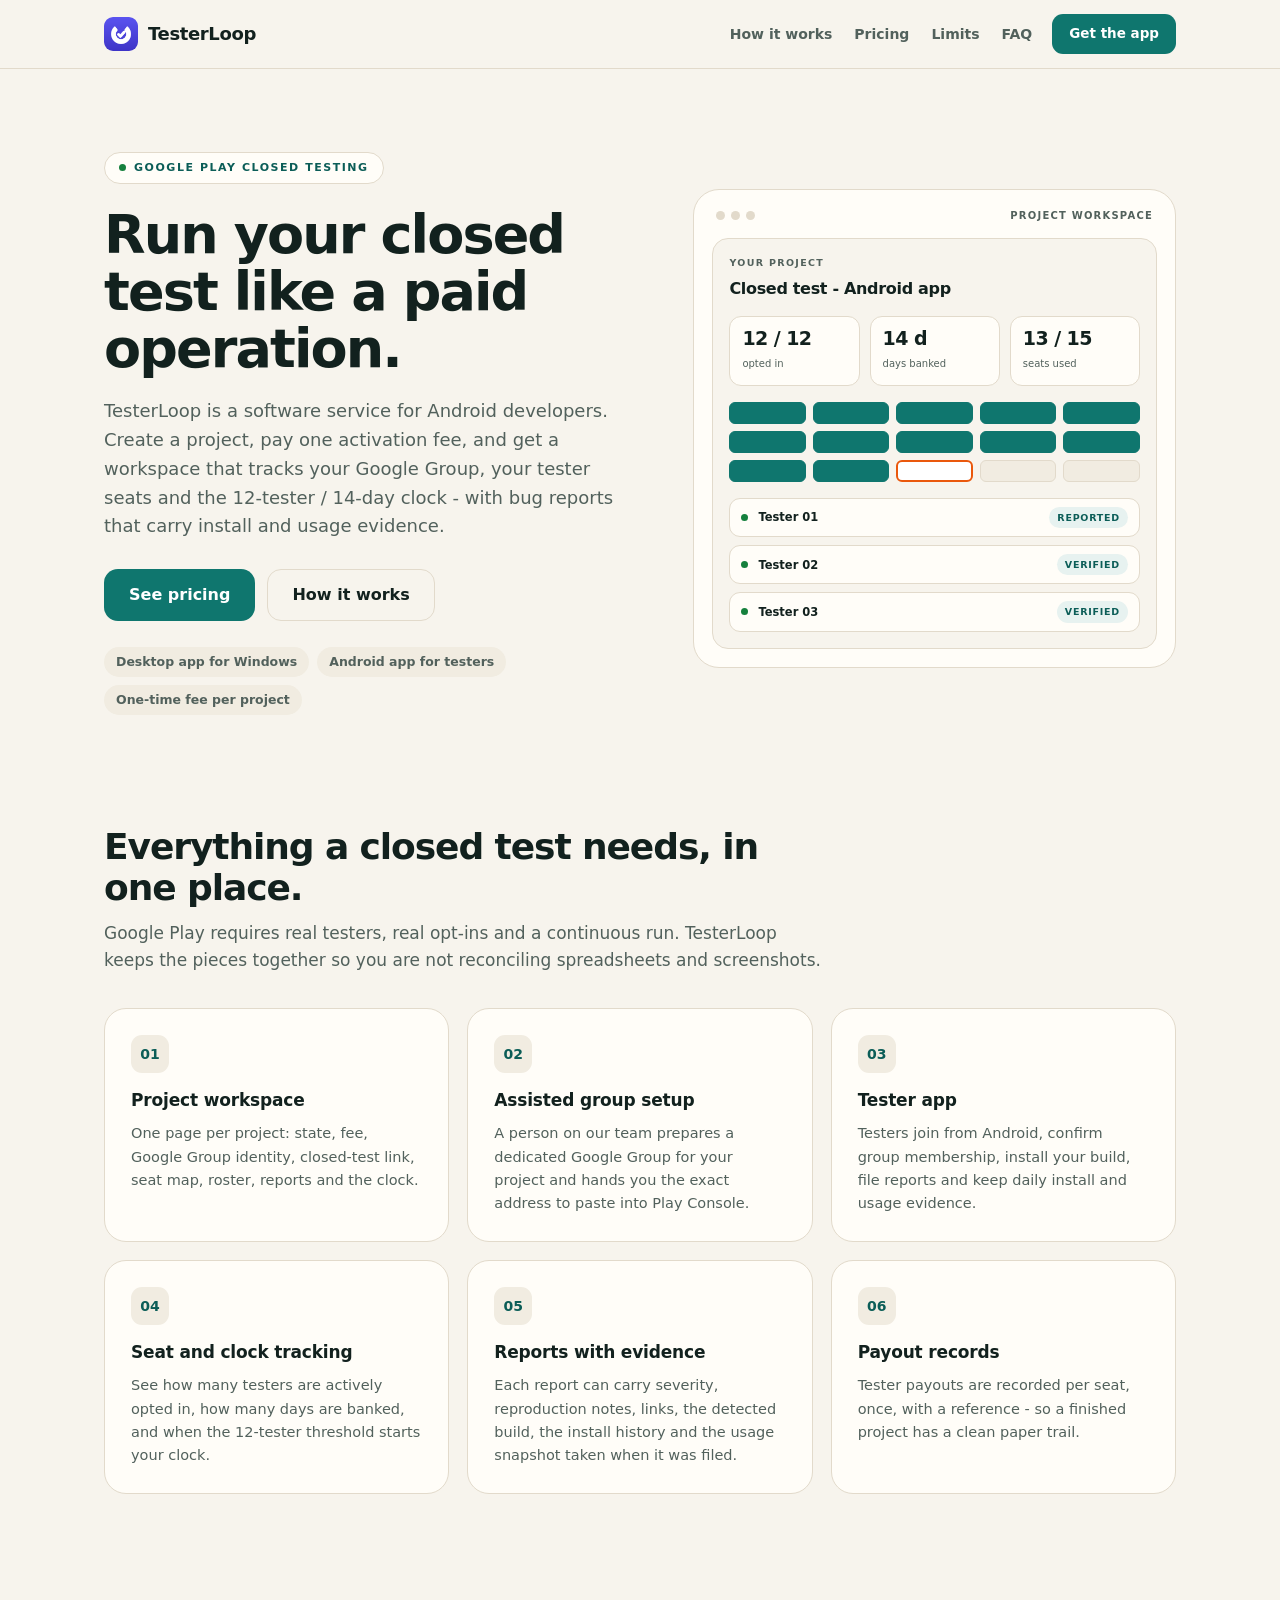
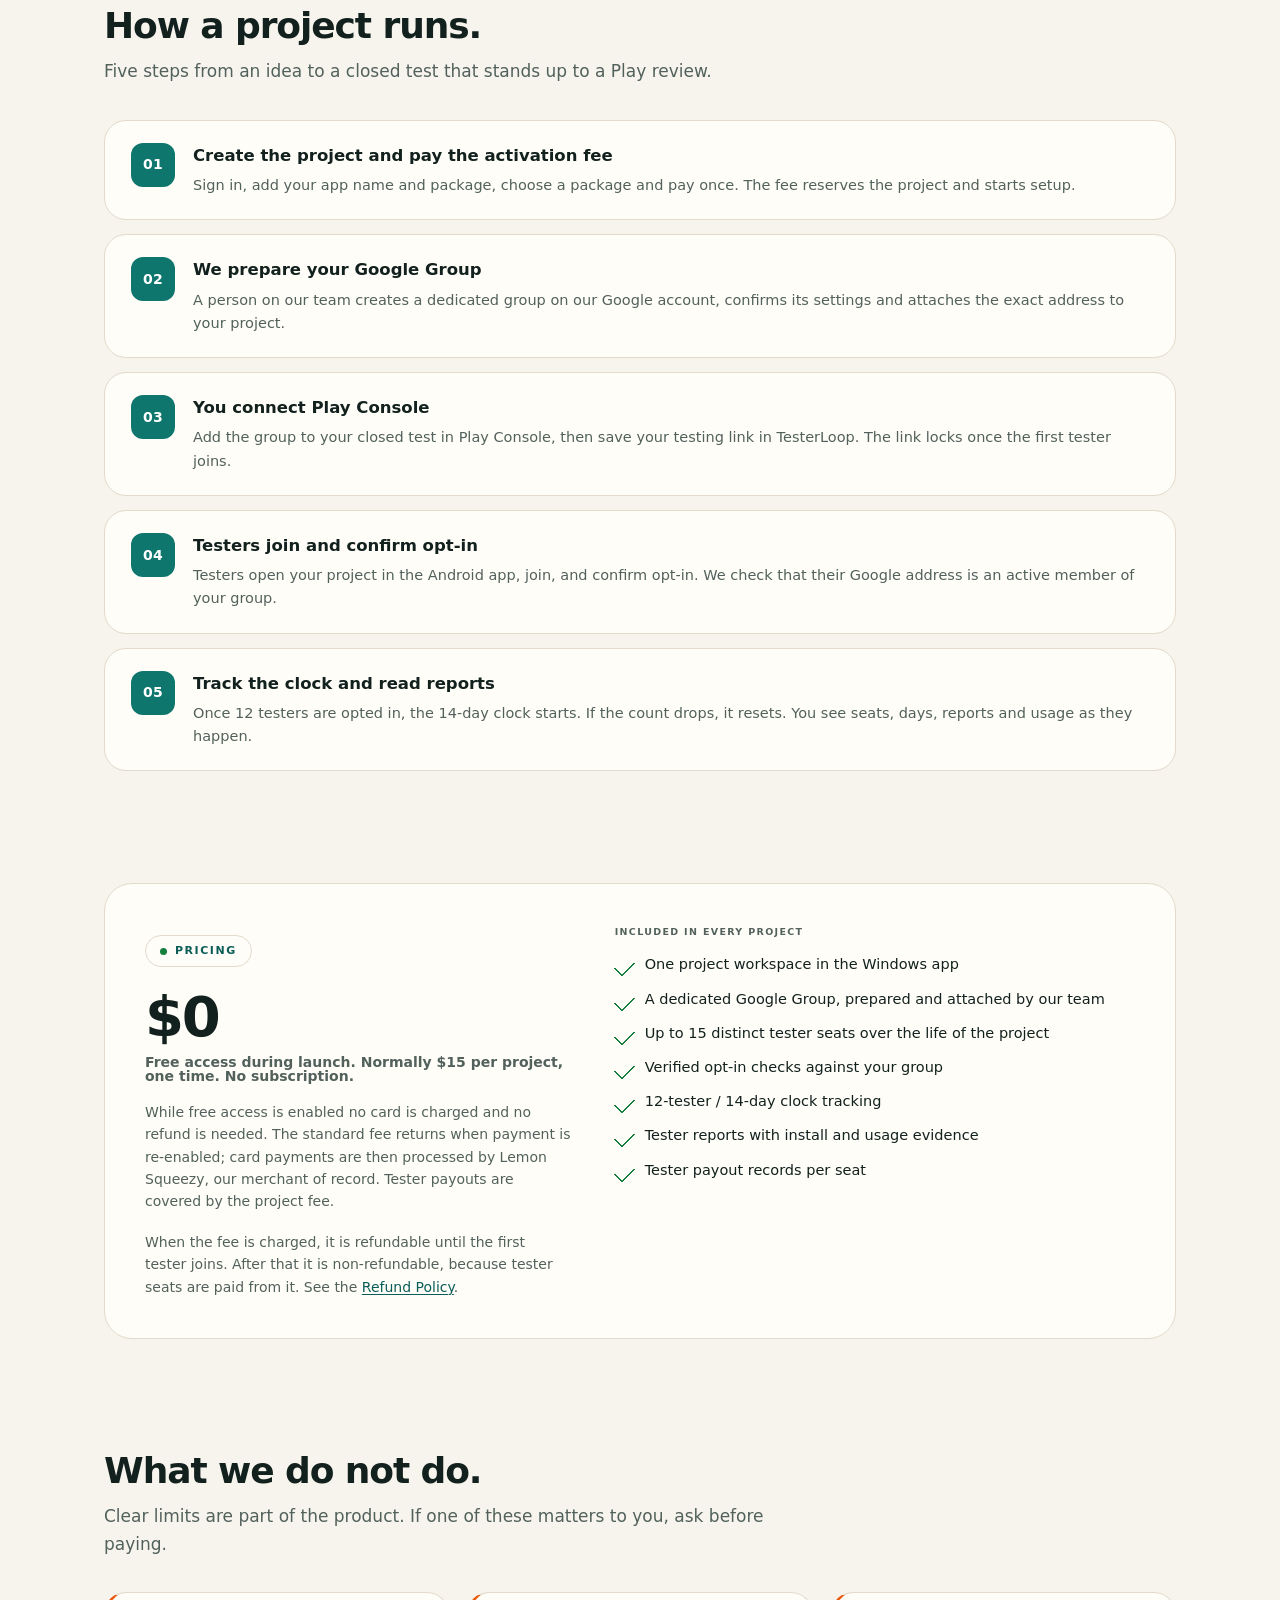
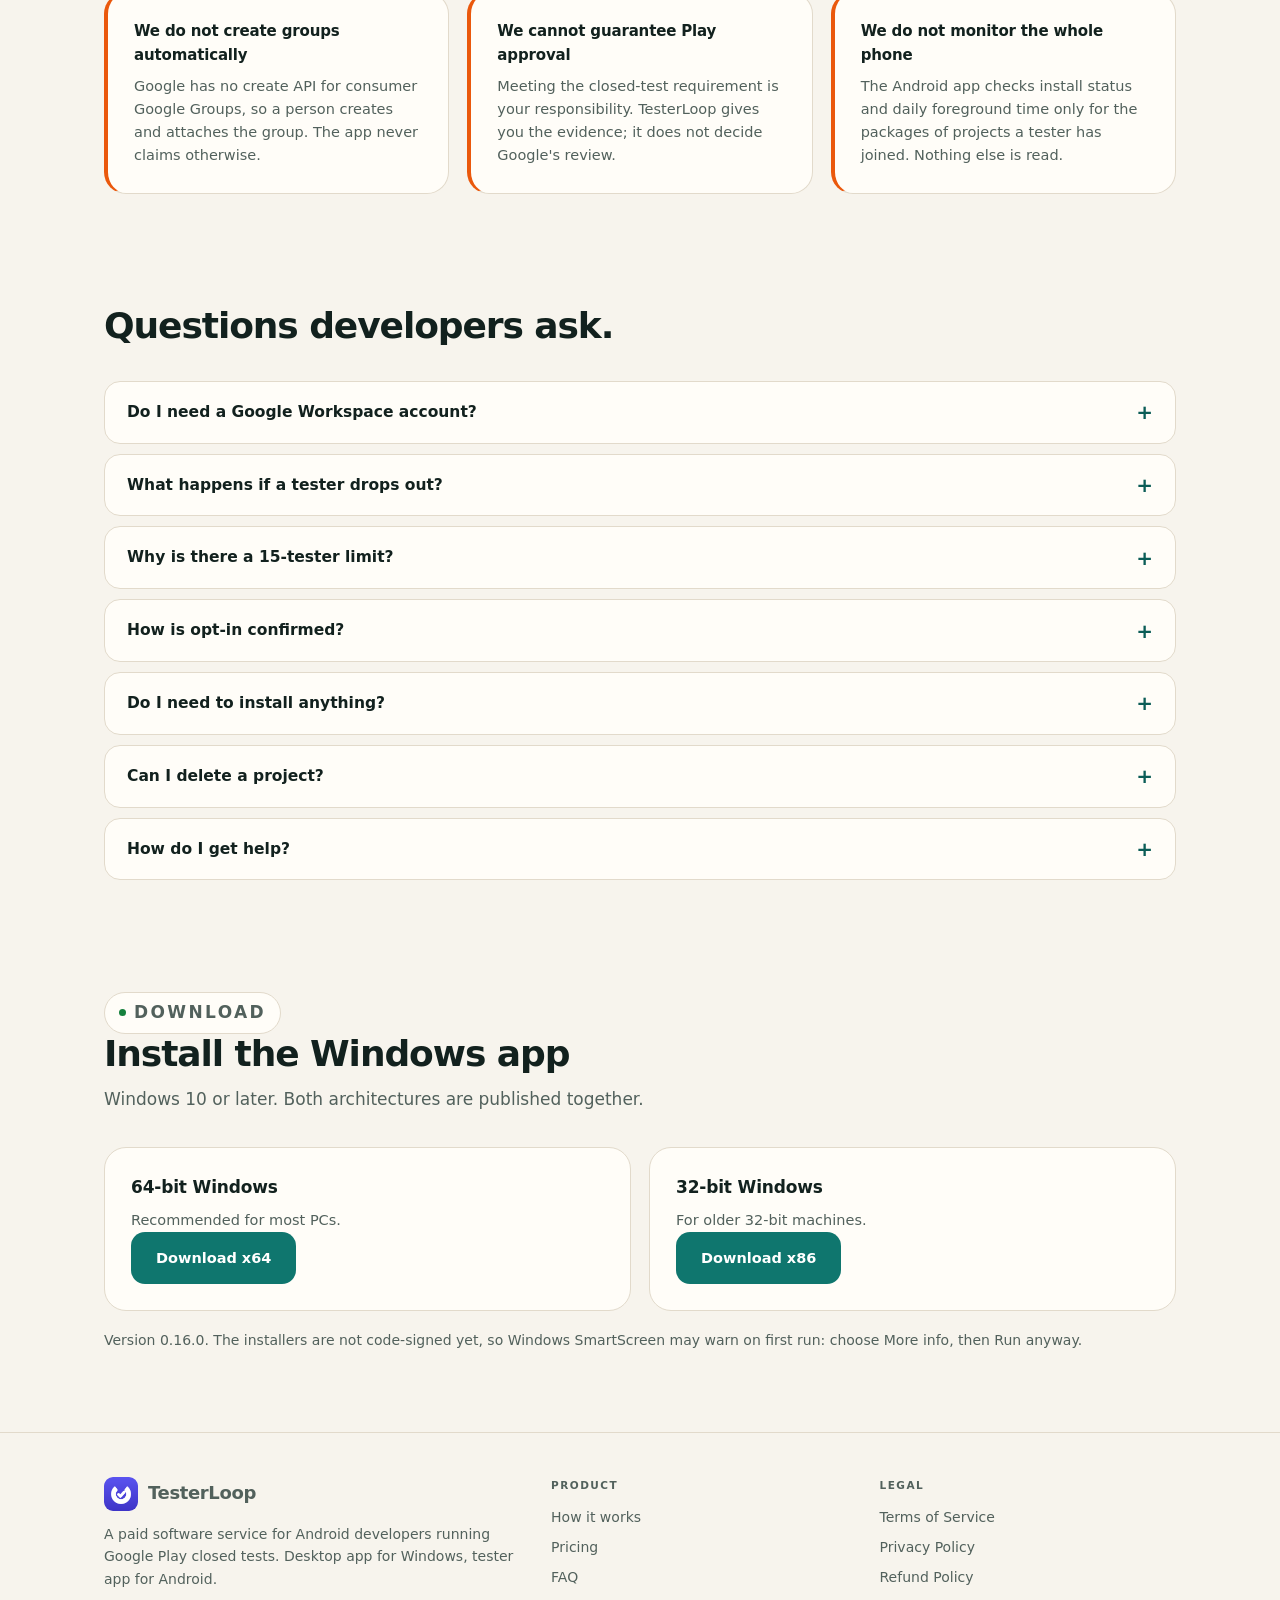
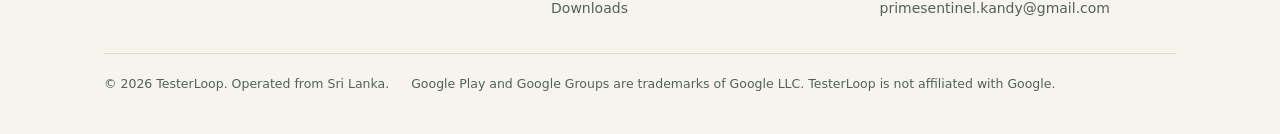
<file: docs/index.html>
<!doctype html>
<html lang="en">
<head>
<meta charset="utf-8">
<meta name="viewport" content="width=device-width, initial-scale=1">
<title>TesterLoop - run a Google Play closed test properly</title>
<meta name="description" content="TesterLoop is a paid software service for Android developers running Google Play closed testing: project workspace, assisted Google Group setup, tester seat and 14-day clock tracking, and bug reports with install and usage evidence.">
<meta name="theme-color" content="#0f766e">
<link rel="icon" href="assets/testerloop-icon-512.png" type="image/png">
<link rel="stylesheet" href="site.css">
</head>
<body>
<a class="skip" href="#main">Skip to content</a>

<header class="site-header">
  <div class="wrap">
    <a class="brand" href="index.html">
      <img src="assets/testerloop-icon-512.png" alt="" width="34" height="34">
      TesterLoop
    </a>
    <nav class="nav" aria-label="Main">
      <a href="#how">How it works</a>
      <a href="#pricing">Pricing</a>
      <a href="#limits">Limits</a>
      <a href="#faq">FAQ</a>
    </nav>
    <a class="btn btn-primary btn-sm" href="#download">Get the app</a>
  </div>
</header>

<main id="main">

  <section class="hero">
    <div class="wrap">
      <div>
        <p class="eyebrow">Google Play closed testing</p>
        <h1>Run your closed test like a paid operation.</h1>
        <p class="lede">
          TesterLoop is a software service for Android developers. Create a project,
          pay one activation fee, and get a workspace that tracks your Google Group,
          your tester seats and the 12-tester / 14-day clock - with bug reports that
          carry install and usage evidence.
        </p>
        <div class="hero-actions">
          <a class="btn btn-primary" href="#pricing">See pricing</a>
          <a class="btn btn-ghost" href="#how">How it works</a>
        </div>
        <ul class="chips">
          <li>Desktop app for Windows</li>
          <li>Android app for testers</li>
          <li>One-time fee per project</li>
        </ul>
      </div>

      <div class="mock" role="img" aria-label="Illustration of the TesterLoop project workspace showing opted-in testers, days banked and seat usage.">
        <div class="mock-bar"><i></i><i></i><i></i><span>Project workspace</span></div>
        <div class="mock-body">
          <p class="mock-label">Your project</p>
          <p class="mock-title">Closed test - Android app</p>
          <div class="mock-metrics">
            <div><strong>12 / 12</strong><small>opted in</small></div>
            <div><strong>14 d</strong><small>days banked</small></div>
            <div><strong>13 / 15</strong><small>seats used</small></div>
          </div>
          <div class="seats" aria-hidden="true">
            <i class="on"></i><i class="on"></i><i class="on"></i><i class="on"></i><i class="on"></i>
            <i class="on"></i><i class="on"></i><i class="on"></i><i class="on"></i><i class="on"></i>
            <i class="on"></i><i class="on"></i><i class="new"></i><i></i><i></i>
          </div>
          <div class="roster" aria-hidden="true">
            <div><span class="dot"></span>Tester 01 <span class="tag">Reported</span></div>
            <div><span class="dot"></span>Tester 02 <span class="tag">Verified</span></div>
            <div><span class="dot"></span>Tester 03 <span class="tag">Verified</span></div>
          </div>
        </div>
      </div>
    </div>
  </section>

  <section id="what">
    <div class="wrap">
      <div class="section-head">
        <h2>Everything a closed test needs, in one place.</h2>
        <p>Google Play requires real testers, real opt-ins and a continuous run. TesterLoop keeps the pieces together so you are not reconciling spreadsheets and screenshots.</p>
      </div>
      <div class="grid-3">
        <div class="card">
          <span class="mark">01</span>
          <h3>Project workspace</h3>
          <p>One page per project: state, fee, Google Group identity, closed-test link, seat map, roster, reports and the clock.</p>
        </div>
        <div class="card">
          <span class="mark">02</span>
          <h3>Assisted group setup</h3>
          <p>A person on our team prepares a dedicated Google Group for your project and hands you the exact address to paste into Play Console.</p>
        </div>
        <div class="card">
          <span class="mark">03</span>
          <h3>Tester app</h3>
          <p>Testers join from Android, confirm group membership, install your build, file reports and keep daily install and usage evidence.</p>
        </div>
        <div class="card">
          <span class="mark">04</span>
          <h3>Seat and clock tracking</h3>
          <p>See how many testers are actively opted in, how many days are banked, and when the 12-tester threshold starts your clock.</p>
        </div>
        <div class="card">
          <span class="mark">05</span>
          <h3>Reports with evidence</h3>
          <p>Each report can carry severity, reproduction notes, links, the detected build, the install history and the usage snapshot taken when it was filed.</p>
        </div>
        <div class="card">
          <span class="mark">06</span>
          <h3>Payout records</h3>
          <p>Tester payouts are recorded per seat, once, with a reference - so a finished project has a clean paper trail.</p>
        </div>
      </div>
    </div>
  </section>

  <section id="how">
    <div class="wrap">
      <div class="section-head">
        <h2>How a project runs.</h2>
        <p>Five steps from an idea to a closed test that stands up to a Play review.</p>
      </div>
      <div class="steps">
        <div class="step">
          <div>
            <h3>Create the project and pay the activation fee</h3>
            <p>Sign in, add your app name and package, choose a package and pay once. The fee reserves the project and starts setup.</p>
          </div>
        </div>
        <div class="step">
          <div>
            <h3>We prepare your Google Group</h3>
            <p>A person on our team creates a dedicated group on our Google account, confirms its settings and attaches the exact address to your project.</p>
          </div>
        </div>
        <div class="step">
          <div>
            <h3>You connect Play Console</h3>
            <p>Add the group to your closed test in Play Console, then save your testing link in TesterLoop. The link locks once the first tester joins.</p>
          </div>
        </div>
        <div class="step">
          <div>
            <h3>Testers join and confirm opt-in</h3>
            <p>Testers open your project in the Android app, join, and confirm opt-in. We check that their Google address is an active member of your group.</p>
          </div>
        </div>
        <div class="step">
          <div>
            <h3>Track the clock and read reports</h3>
            <p>Once 12 testers are opted in, the 14-day clock starts. If the count drops, it resets. You see seats, days, reports and usage as they happen.</p>
          </div>
        </div>
      </div>
    </div>
  </section>

  <section id="pricing">
    <div class="wrap">
      <div class="pricing">
        <div>
          <p class="eyebrow">Pricing</p>
          <p class="price">$0<small>Free access during launch. Normally $15 per project, one time. No subscription.</small></p>
          <p class="price-note">
            While free access is enabled no card is charged and no refund is needed.
            The standard fee returns when payment is re-enabled; card payments are
            then processed by Lemon Squeezy, our merchant of record. Tester payouts
            are covered by the project fee.
          </p>
          <p class="price-note">
            When the fee is charged, it is refundable until the first tester joins.
            After that it is non-refundable, because tester seats are paid from it.
            See the <a href="refunds.html">Refund Policy</a>.
          </p>
        </div>
        <div>
          <p class="mock-label" style="margin-bottom:14px">Included in every project</p>
          <ul class="includes">
            <li>One project workspace in the Windows app</li>
            <li>A dedicated Google Group, prepared and attached by our team</li>
            <li>Up to 15 distinct tester seats over the life of the project</li>
            <li>Verified opt-in checks against your group</li>
            <li>12-tester / 14-day clock tracking</li>
            <li>Tester reports with install and usage evidence</li>
            <li>Tester payout records per seat</li>
          </ul>
        </div>
      </div>
    </div>
  </section>

  <section id="limits">
    <div class="wrap">
      <div class="section-head">
        <h2>What we do not do.</h2>
        <p>Clear limits are part of the product. If one of these matters to you, ask before paying.</p>
      </div>
      <div class="honest">
        <div class="card">
          <h3>We do not create groups automatically</h3>
          <p>Google has no create API for consumer Google Groups, so a person creates and attaches the group. The app never claims otherwise.</p>
        </div>
        <div class="card">
          <h3>We cannot guarantee Play approval</h3>
          <p>Meeting the closed-test requirement is your responsibility. TesterLoop gives you the evidence; it does not decide Google's review.</p>
        </div>
        <div class="card">
          <h3>We do not monitor the whole phone</h3>
          <p>The Android app checks install status and daily foreground time only for the packages of projects a tester has joined. Nothing else is read.</p>
        </div>
      </div>
    </div>
  </section>

  <section id="faq">
    <div class="wrap">
      <div class="section-head">
        <h2>Questions developers ask.</h2>
      </div>
      <div class="faq">
        <details>
          <summary>Do I need a Google Workspace account?</summary>
          <p>No. The Google Group is created on our Google account and you add its address to your Play Console closed test. You keep control of your Play listing.</p>
        </details>
        <details>
          <summary>What happens if a tester drops out?</summary>
          <p>Their seat is released and their own clock resets. The project still needs 12 actively opted-in testers, and the 14-day count returns to zero if the count drops below 12.</p>
        </details>
        <details>
          <summary>Why is there a 15-tester limit?</summary>
          <p>Every tester is paid, so a project can use at most 15 distinct testers over its lifetime. Dropped seats still count, which means a replacement must be one of the people already on the project.</p>
        </details>
        <details>
          <summary>How is opt-in confirmed?</summary>
          <p>The tester confirms in the Android app. Our backend then checks, through a Google Apps Script service acting as the group owner, that the tester's Google address is an active member of your group. Only an active answer confirms opt-in.</p>
        </details>
        <details>
          <summary>Do I need to install anything?</summary>
          <p>Yes - the TesterLoop desktop app for Windows (32-bit and 64-bit installers are published together). Testers use the TesterLoop Android app.</p>
        </details>
        <details>
          <summary>Can I delete a project?</summary>
          <p>Yes, until a tester's opt-in is verified. After that the project is locked for 14 days, and it cannot be deleted while a tester payout is recorded against it.</p>
        </details>
        <details>
          <summary>How do I get help?</summary>
          <p>Email <a href="mailto:primesentinel.kandy@gmail.com">primesentinel.kandy@gmail.com</a>. We answer from Sri Lanka, usually within one business day.</p>
        </details>
      </div>
    </div>
  </section>

  <section id="download">
    <div class="wrap">
      <div class="section-head">
        <p class="eyebrow">Download</p>
        <h2>Install the Windows app</h2>
        <p>Windows 10 or later. Both architectures are published together.</p>
      </div>
      <div class="grid-2">
        <article class="card">
          <h3>64-bit Windows</h3>
          <p>Recommended for most PCs.</p>
          <p><a class="btn btn-primary" href="https://github.com/chamarawickramarathne-spec/close-test/releases/latest/download/TesterLoop-Setup-x64.exe">Download x64</a></p>
        </article>
        <article class="card">
          <h3>32-bit Windows</h3>
          <p>For older 32-bit machines.</p>
          <p><a class="btn btn-primary" href="https://github.com/chamarawickramarathne-spec/close-test/releases/latest/download/TesterLoop-Setup-x86.exe">Download x86</a></p>
        </article>
      </div>
      <p class="price-note">Version 0.16.0. The installers are not code-signed yet, so Windows SmartScreen may warn on first run: choose More info, then Run anyway.</p>
    </div>
  </section>

</main>

<footer class="site-footer">
  <div class="wrap">
    <div class="footer-grid">
      <div class="footer-about">
        <a class="brand" href="index.html">
          <img src="assets/testerloop-icon-512.png" alt="" width="34" height="34">
          TesterLoop
        </a>
        <p>A paid software service for Android developers running Google Play closed tests. Desktop app for Windows, tester app for Android.</p>
      </div>
      <div>
        <h4>Product</h4>
        <ul>
          <li><a href="#how">How it works</a></li>
          <li><a href="#pricing">Pricing</a></li>
          <li><a href="#faq">FAQ</a></li>
          <li><a href="https://github.com/chamarawickramarathne-spec/close-test/releases/latest">Downloads</a></li>
        </ul>
      </div>
      <div>
        <h4>Legal</h4>
        <ul>
          <li><a href="terms.html">Terms of Service</a></li>
          <li><a href="privacy.html">Privacy Policy</a></li>
          <li><a href="refunds.html">Refund Policy</a></li>
          <li><a href="mailto:primesentinel.kandy@gmail.com">primesentinel.kandy@gmail.com</a></li>
        </ul>
      </div>
    </div>
    <div class="legal-line">
      <span>&copy; 2026 TesterLoop. Operated from Sri Lanka.</span>
      <span>Google Play and Google Groups are trademarks of Google LLC. TesterLoop is not affiliated with Google.</span>
    </div>
  </div>
</footer>

</body>
</html>
</file>
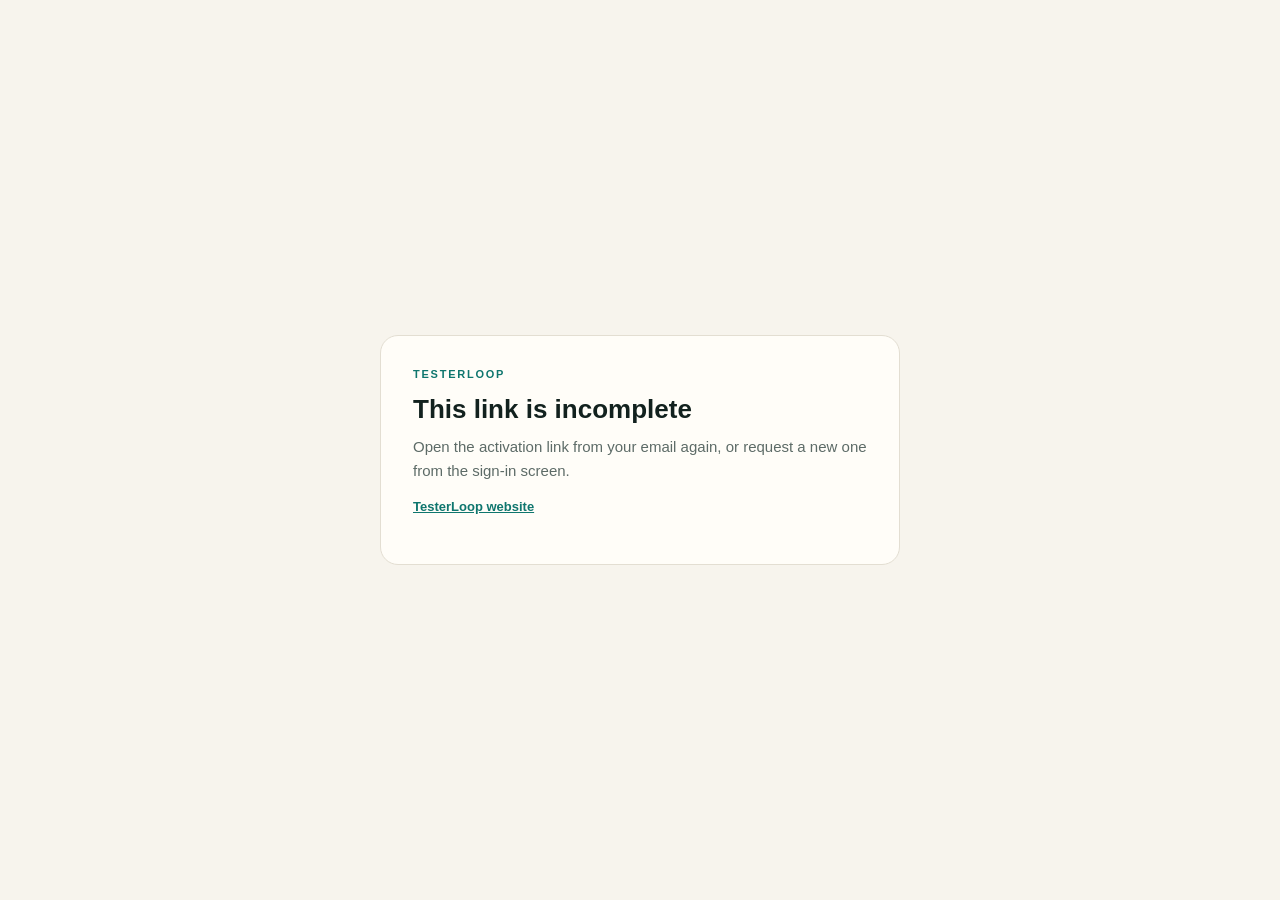
<file: docs/activate.html>
<!doctype html>
<html lang="en">
<head>
<meta charset="utf-8">
<meta name="viewport" content="width=device-width,initial-scale=1">
<meta name="robots" content="noindex,nofollow">
<meta http-equiv="Content-Security-Policy" content="default-src 'none'; style-src 'unsafe-inline'; script-src 'unsafe-inline'; form-action https://omlhddzyitzjbcgrxvbn.supabase.co; base-uri 'none'">
<title>Activate your account - TesterLoop</title>
<style>
  :root { color-scheme: light; }
  * { box-sizing: border-box; }
  body { margin:0; min-height:100vh; display:flex; align-items:center; justify-content:center;
    padding:24px; background:#f7f4ed; color:#12211e;
    font-family:Arial,Helvetica,sans-serif; }
  main { width:100%; max-width:520px; background:#fffdf8; border:1px solid #e3ded2;
    border-radius:18px; padding:32px; }
  .eyebrow { font-size:11px; letter-spacing:.16em; text-transform:uppercase;
    color:#0f766e; font-weight:700; }
  h1 { font-size:26px; line-height:1.2; margin:14px 0 10px; }
  p { font-size:15px; line-height:1.6; color:#5d6b67; margin:0 0 14px; }
  .muted { font-size:13px; color:#7a8783; }
  form { margin-top:24px; }
  button { width:100%; border:0; border-radius:999px; background:#0f766e; color:#fff;
    font-size:15px; font-weight:700; padding:15px 24px; cursor:pointer; }
  button:focus-visible { outline:3px solid #ea580c; outline-offset:3px; }
  a { color:#0f766e; font-weight:700; }
</style>
</head>
<body>
<main>
  <div class="eyebrow">TesterLoop</div>
  <h1 id="title">Activate your TesterLoop account</h1>
  <p id="message">Press the button below to confirm this email address. The link expires 24 hours after it was sent and works once.</p>
  <form id="activate" method="post" action="https://omlhddzyitzjbcgrxvbn.supabase.co/functions/v1/activate-account" hidden>
    <input type="hidden" name="token" id="token" value="">
    <button type="submit">Activate my account</button>
  </form>
  <noscript>
    <p class="muted">This page needs JavaScript to read your activation link.
    Enable JavaScript, or open the link again from your email.</p>
  </noscript>
  <p class="muted"><a href="https://chamarawickramarathne-spec.github.io/close-test/">TesterLoop website</a></p>
</main>
<script>
  (function () {
    var token = new URLSearchParams(window.location.search).get("token") || "";
    token = token.trim();
    if (/^[0-9a-f]{64}$/i.test(token)) {
      document.getElementById("token").value = token.toLowerCase();
      document.getElementById("activate").hidden = false;
    } else {
      document.getElementById("title").textContent = "This link is incomplete";
      document.getElementById("message").textContent =
        "Open the activation link from your email again, or request a new one from the sign-in screen.";
    }
  })();
</script>
</body>
</html>
</file>
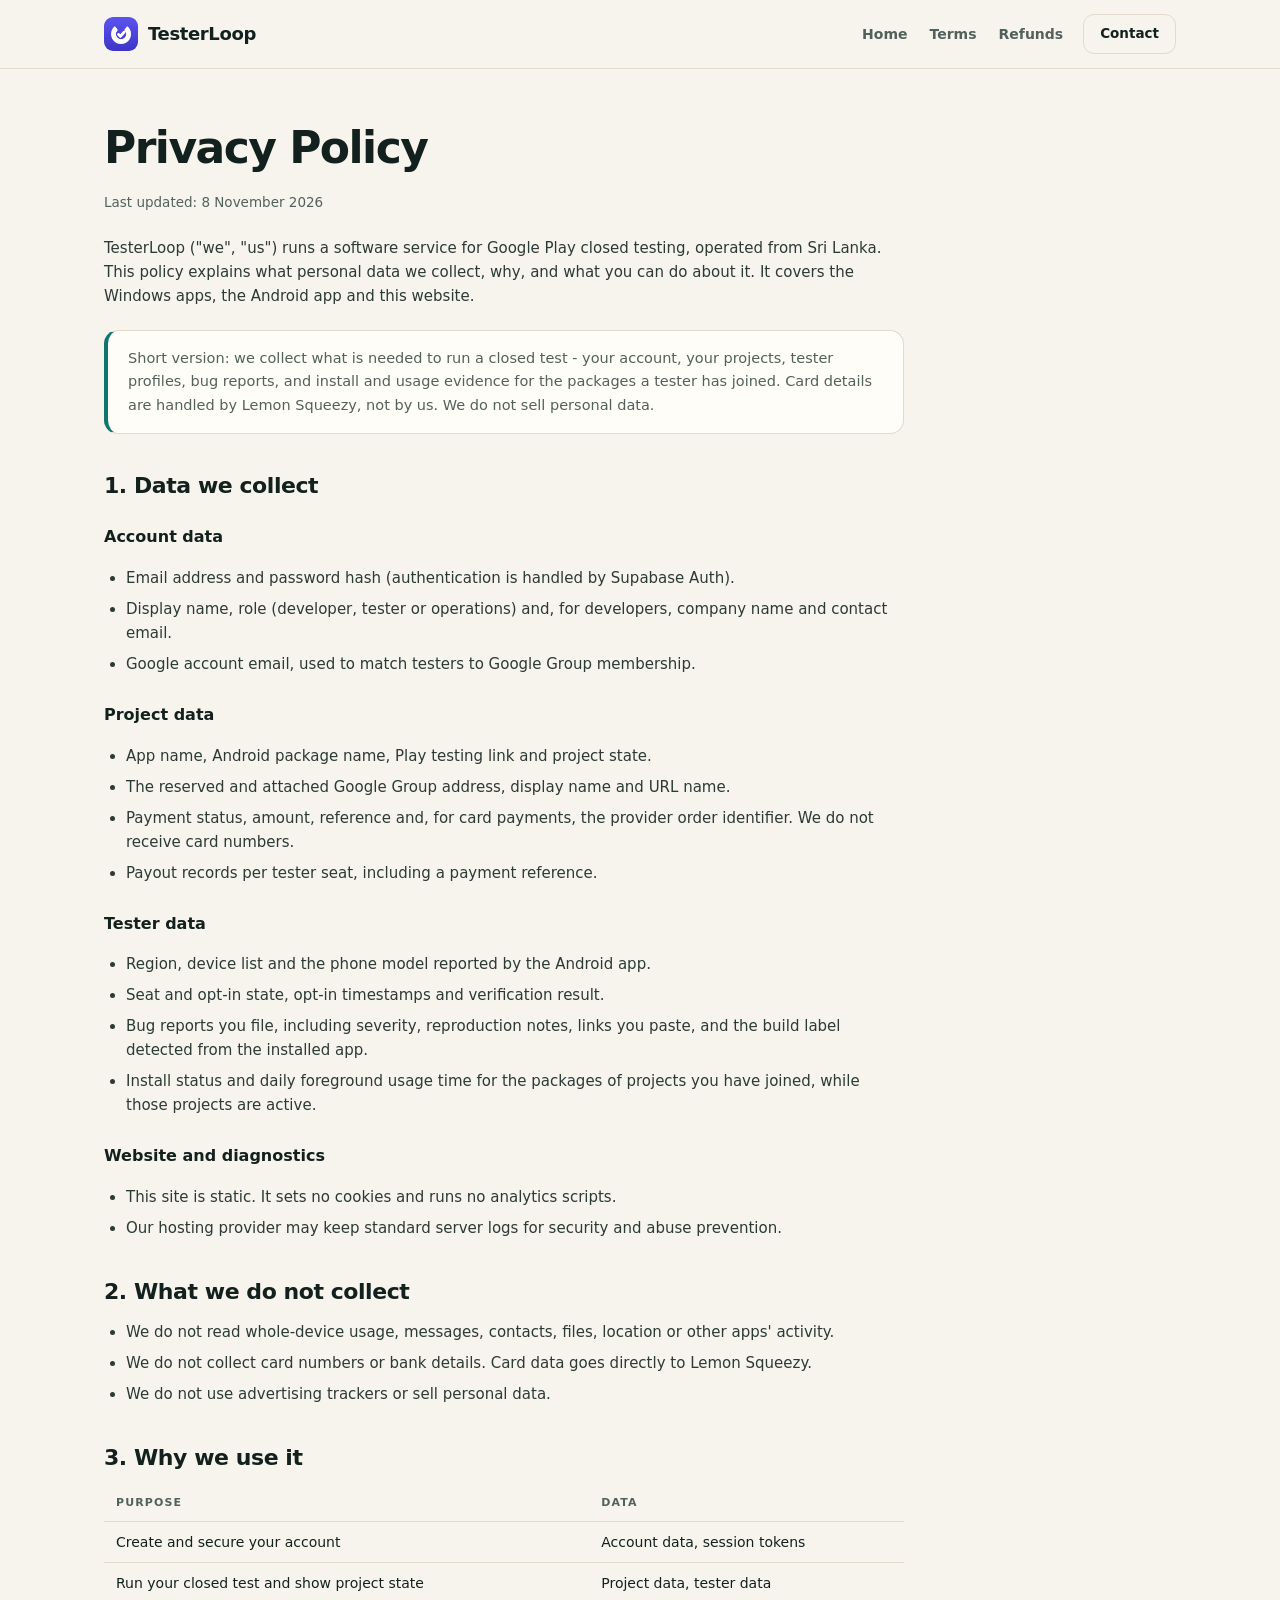
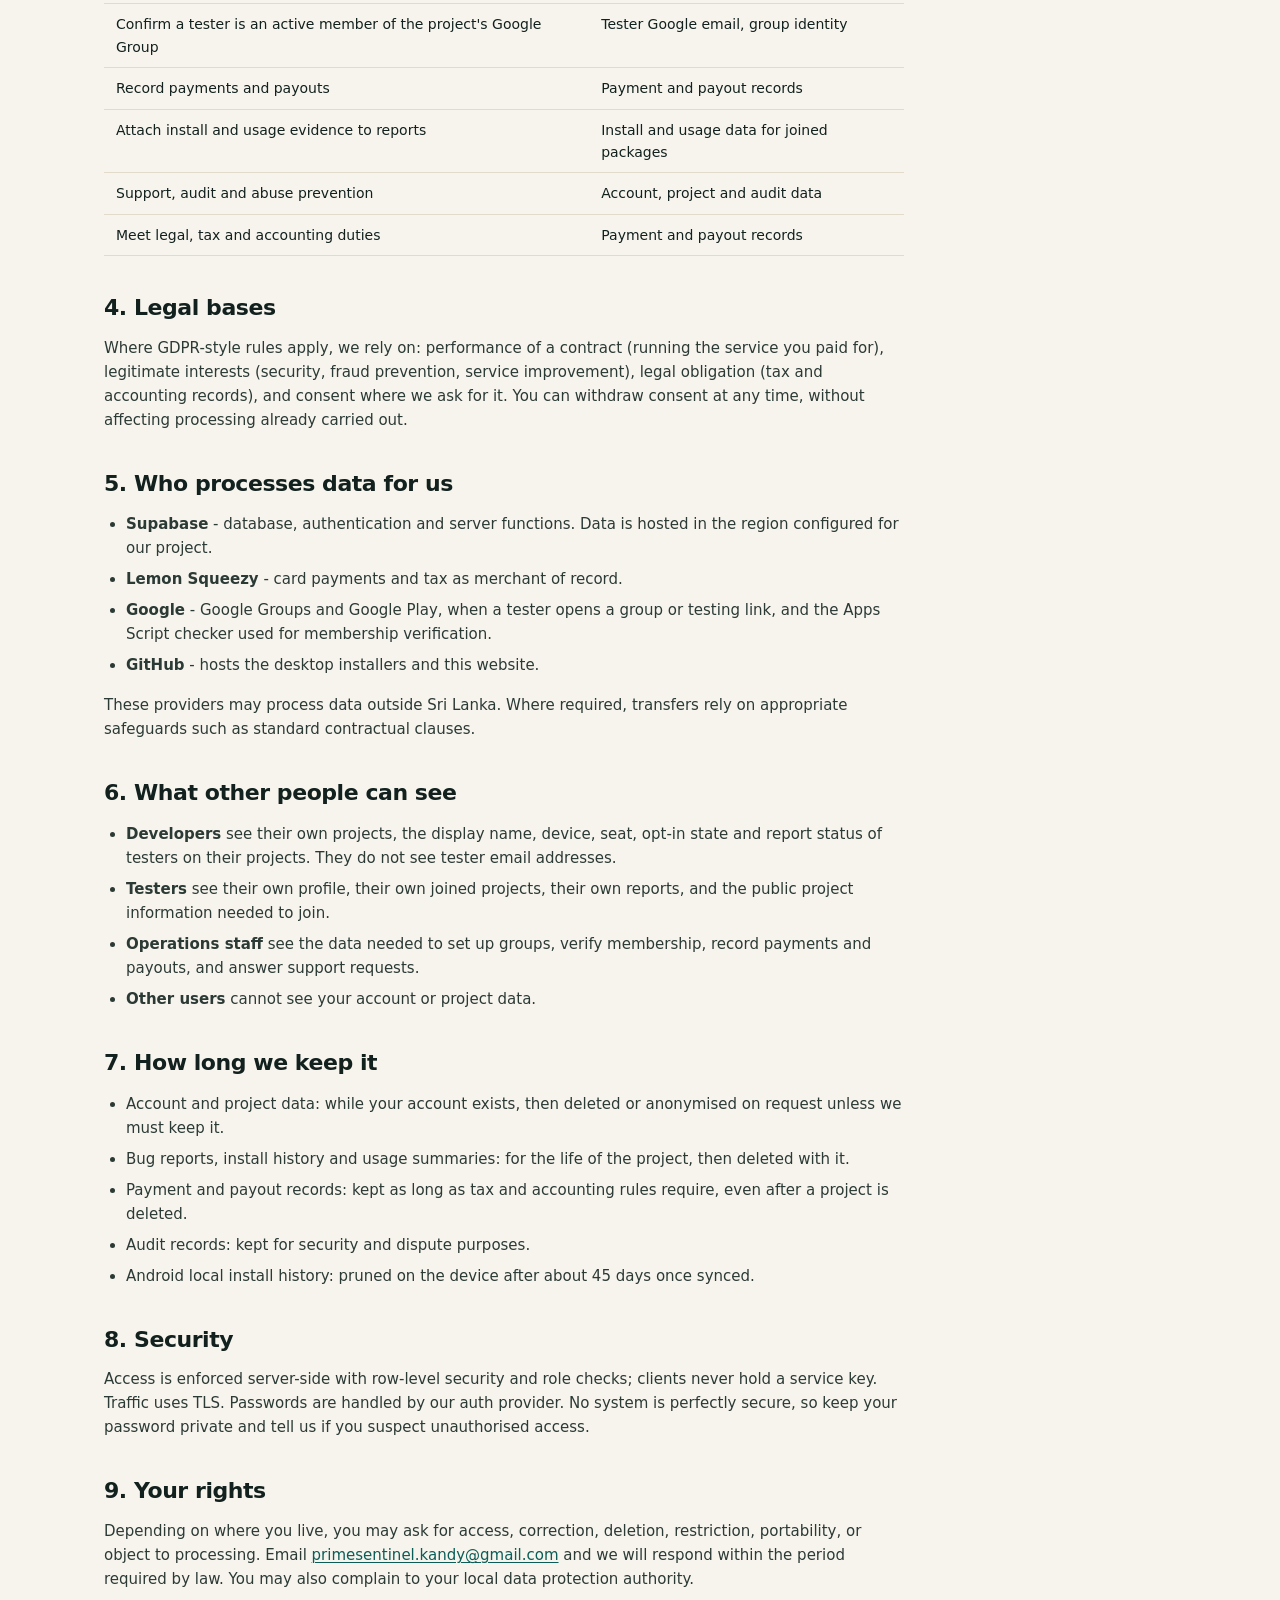
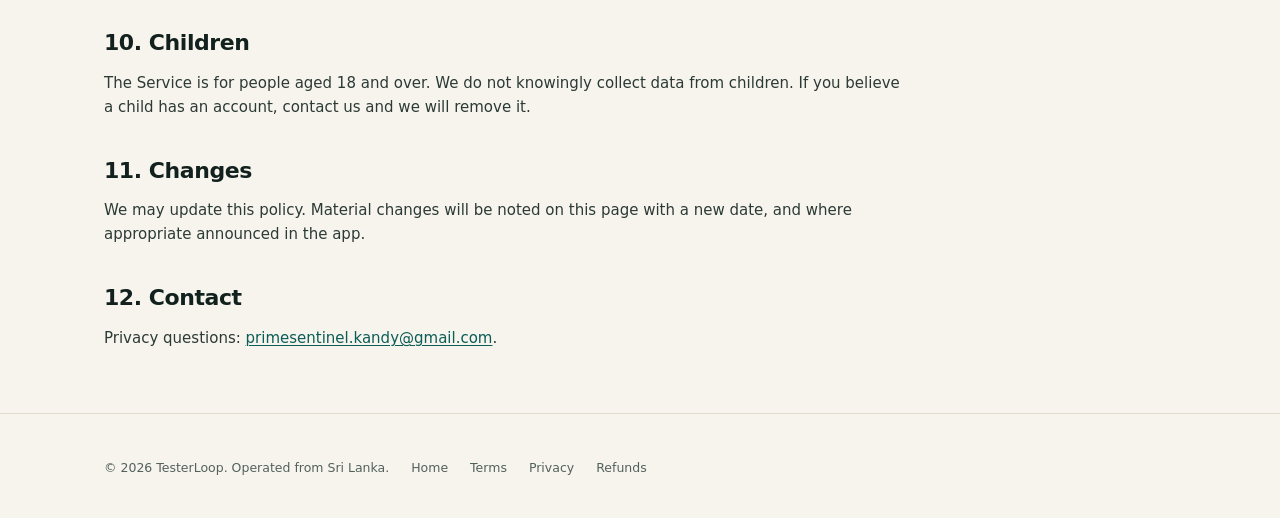
<file: docs/privacy.html>
<!doctype html>
<html lang="en">
<head>
<meta charset="utf-8">
<meta name="viewport" content="width=device-width, initial-scale=1">
<title>Privacy Policy - TesterLoop</title>
<meta name="description" content="What data TesterLoop collects, why, who processes it, how long it is kept, and how to exercise your rights.">
<meta name="theme-color" content="#0f766e">
<link rel="icon" href="assets/testerloop-icon-512.png" type="image/png">
<link rel="stylesheet" href="site.css">
</head>
<body>
<a class="skip" href="#main">Skip to content</a>

<header class="site-header">
  <div class="wrap">
    <a class="brand" href="index.html">
      <img src="assets/testerloop-icon-512.png" alt="" width="34" height="34">
      TesterLoop
    </a>
    <nav class="nav" aria-label="Main">
      <a href="index.html">Home</a>
      <a href="terms.html">Terms</a>
      <a href="refunds.html">Refunds</a>
    </nav>
    <a class="btn btn-ghost btn-sm" href="mailto:primesentinel.kandy@gmail.com">Contact</a>
  </div>
</header>

<main id="main">
  <div class="wrap">
    <div class="page-head">
      <h1>Privacy Policy</h1>
      <p class="updated">Last updated: 8 November 2026</p>
    </div>

    <div class="prose">
      <p>
        TesterLoop ("we", "us") runs a software service for Google Play closed testing,
        operated from Sri Lanka. This policy explains what personal data we collect,
        why, and what you can do about it. It covers the Windows apps, the Android app
        and this website.
      </p>

      <div class="note">
        Short version: we collect what is needed to run a closed test - your account,
        your projects, tester profiles, bug reports, and install and usage evidence for
        the packages a tester has joined. Card details are handled by Lemon Squeezy,
        not by us. We do not sell personal data.
      </div>

      <h2>1. Data we collect</h2>

      <h3>Account data</h3>
      <ul>
        <li>Email address and password hash (authentication is handled by Supabase Auth).</li>
        <li>Display name, role (developer, tester or operations) and, for developers, company name and contact email.</li>
        <li>Google account email, used to match testers to Google Group membership.</li>
      </ul>

      <h3>Project data</h3>
      <ul>
        <li>App name, Android package name, Play testing link and project state.</li>
        <li>The reserved and attached Google Group address, display name and URL name.</li>
        <li>Payment status, amount, reference and, for card payments, the provider order identifier. We do not receive card numbers.</li>
        <li>Payout records per tester seat, including a payment reference.</li>
      </ul>

      <h3>Tester data</h3>
      <ul>
        <li>Region, device list and the phone model reported by the Android app.</li>
        <li>Seat and opt-in state, opt-in timestamps and verification result.</li>
        <li>Bug reports you file, including severity, reproduction notes, links you paste, and the build label detected from the installed app.</li>
        <li>Install status and daily foreground usage time for the packages of projects you have joined, while those projects are active.</li>
      </ul>

      <h3>Website and diagnostics</h3>
      <ul>
        <li>This site is static. It sets no cookies and runs no analytics scripts.</li>
        <li>Our hosting provider may keep standard server logs for security and abuse prevention.</li>
      </ul>

      <h2>2. What we do not collect</h2>
      <ul>
        <li>We do not read whole-device usage, messages, contacts, files, location or other apps' activity.</li>
        <li>We do not collect card numbers or bank details. Card data goes directly to Lemon Squeezy.</li>
        <li>We do not use advertising trackers or sell personal data.</li>
      </ul>

      <h2>3. Why we use it</h2>
      <table>
        <tr><th>Purpose</th><th>Data</th></tr>
        <tr><td>Create and secure your account</td><td>Account data, session tokens</td></tr>
        <tr><td>Run your closed test and show project state</td><td>Project data, tester data</td></tr>
        <tr><td>Confirm a tester is an active member of the project's Google Group</td><td>Tester Google email, group identity</td></tr>
        <tr><td>Record payments and payouts</td><td>Payment and payout records</td></tr>
        <tr><td>Attach install and usage evidence to reports</td><td>Install and usage data for joined packages</td></tr>
        <tr><td>Support, audit and abuse prevention</td><td>Account, project and audit data</td></tr>
        <tr><td>Meet legal, tax and accounting duties</td><td>Payment and payout records</td></tr>
      </table>

      <h2>4. Legal bases</h2>
      <p>
        Where GDPR-style rules apply, we rely on: performance of a contract (running
        the service you paid for), legitimate interests (security, fraud prevention,
        service improvement), legal obligation (tax and accounting records), and
        consent where we ask for it. You can withdraw consent at any time, without
        affecting processing already carried out.
      </p>

      <h2>5. Who processes data for us</h2>
      <ul>
        <li><strong>Supabase</strong> - database, authentication and server functions. Data is hosted in the region configured for our project.</li>
        <li><strong>Lemon Squeezy</strong> - card payments and tax as merchant of record.</li>
        <li><strong>Google</strong> - Google Groups and Google Play, when a tester opens a group or testing link, and the Apps Script checker used for membership verification.</li>
        <li><strong>GitHub</strong> - hosts the desktop installers and this website.</li>
      </ul>
      <p>
        These providers may process data outside Sri Lanka. Where required, transfers
        rely on appropriate safeguards such as standard contractual clauses.
      </p>

      <h2>6. What other people can see</h2>
      <ul>
        <li><strong>Developers</strong> see their own projects, the display name, device, seat, opt-in state and report status of testers on their projects. They do not see tester email addresses.</li>
        <li><strong>Testers</strong> see their own profile, their own joined projects, their own reports, and the public project information needed to join.</li>
        <li><strong>Operations staff</strong> see the data needed to set up groups, verify membership, record payments and payouts, and answer support requests.</li>
        <li><strong>Other users</strong> cannot see your account or project data.</li>
      </ul>

      <h2>7. How long we keep it</h2>
      <ul>
        <li>Account and project data: while your account exists, then deleted or anonymised on request unless we must keep it.</li>
        <li>Bug reports, install history and usage summaries: for the life of the project, then deleted with it.</li>
        <li>Payment and payout records: kept as long as tax and accounting rules require, even after a project is deleted.</li>
        <li>Audit records: kept for security and dispute purposes.</li>
        <li>Android local install history: pruned on the device after about 45 days once synced.</li>
      </ul>

      <h2>8. Security</h2>
      <p>
        Access is enforced server-side with row-level security and role checks; clients
        never hold a service key. Traffic uses TLS. Passwords are handled by our auth
        provider. No system is perfectly secure, so keep your password private and tell
        us if you suspect unauthorised access.
      </p>

      <h2>9. Your rights</h2>
      <p>
        Depending on where you live, you may ask for access, correction, deletion,
        restriction, portability, or object to processing. Email
        <a href="mailto:primesentinel.kandy@gmail.com">primesentinel.kandy@gmail.com</a> and we will
        respond within the period required by law. You may also complain to your local
        data protection authority.
      </p>

      <h2>10. Children</h2>
      <p>
        The Service is for people aged 18 and over. We do not knowingly collect data
        from children. If you believe a child has an account, contact us and we will
        remove it.
      </p>

      <h2>11. Changes</h2>
      <p>
        We may update this policy. Material changes will be noted on this page with a
        new date, and where appropriate announced in the app.
      </p>

      <h2>12. Contact</h2>
      <p>
        Privacy questions: <a href="mailto:primesentinel.kandy@gmail.com">primesentinel.kandy@gmail.com</a>.
      </p>
    </div>
  </div>
</main>

<footer class="site-footer">
  <div class="wrap">
    <div class="legal-line" style="margin-top:0;border-top:0;padding-top:0">
      <span>&copy; 2026 TesterLoop. Operated from Sri Lanka.</span>
      <span><a href="index.html">Home</a></span>
      <span><a href="terms.html">Terms</a></span>
      <span><a href="privacy.html">Privacy</a></span>
      <span><a href="refunds.html">Refunds</a></span>
    </div>
  </div>
</footer>

</body>
</html>
</file>
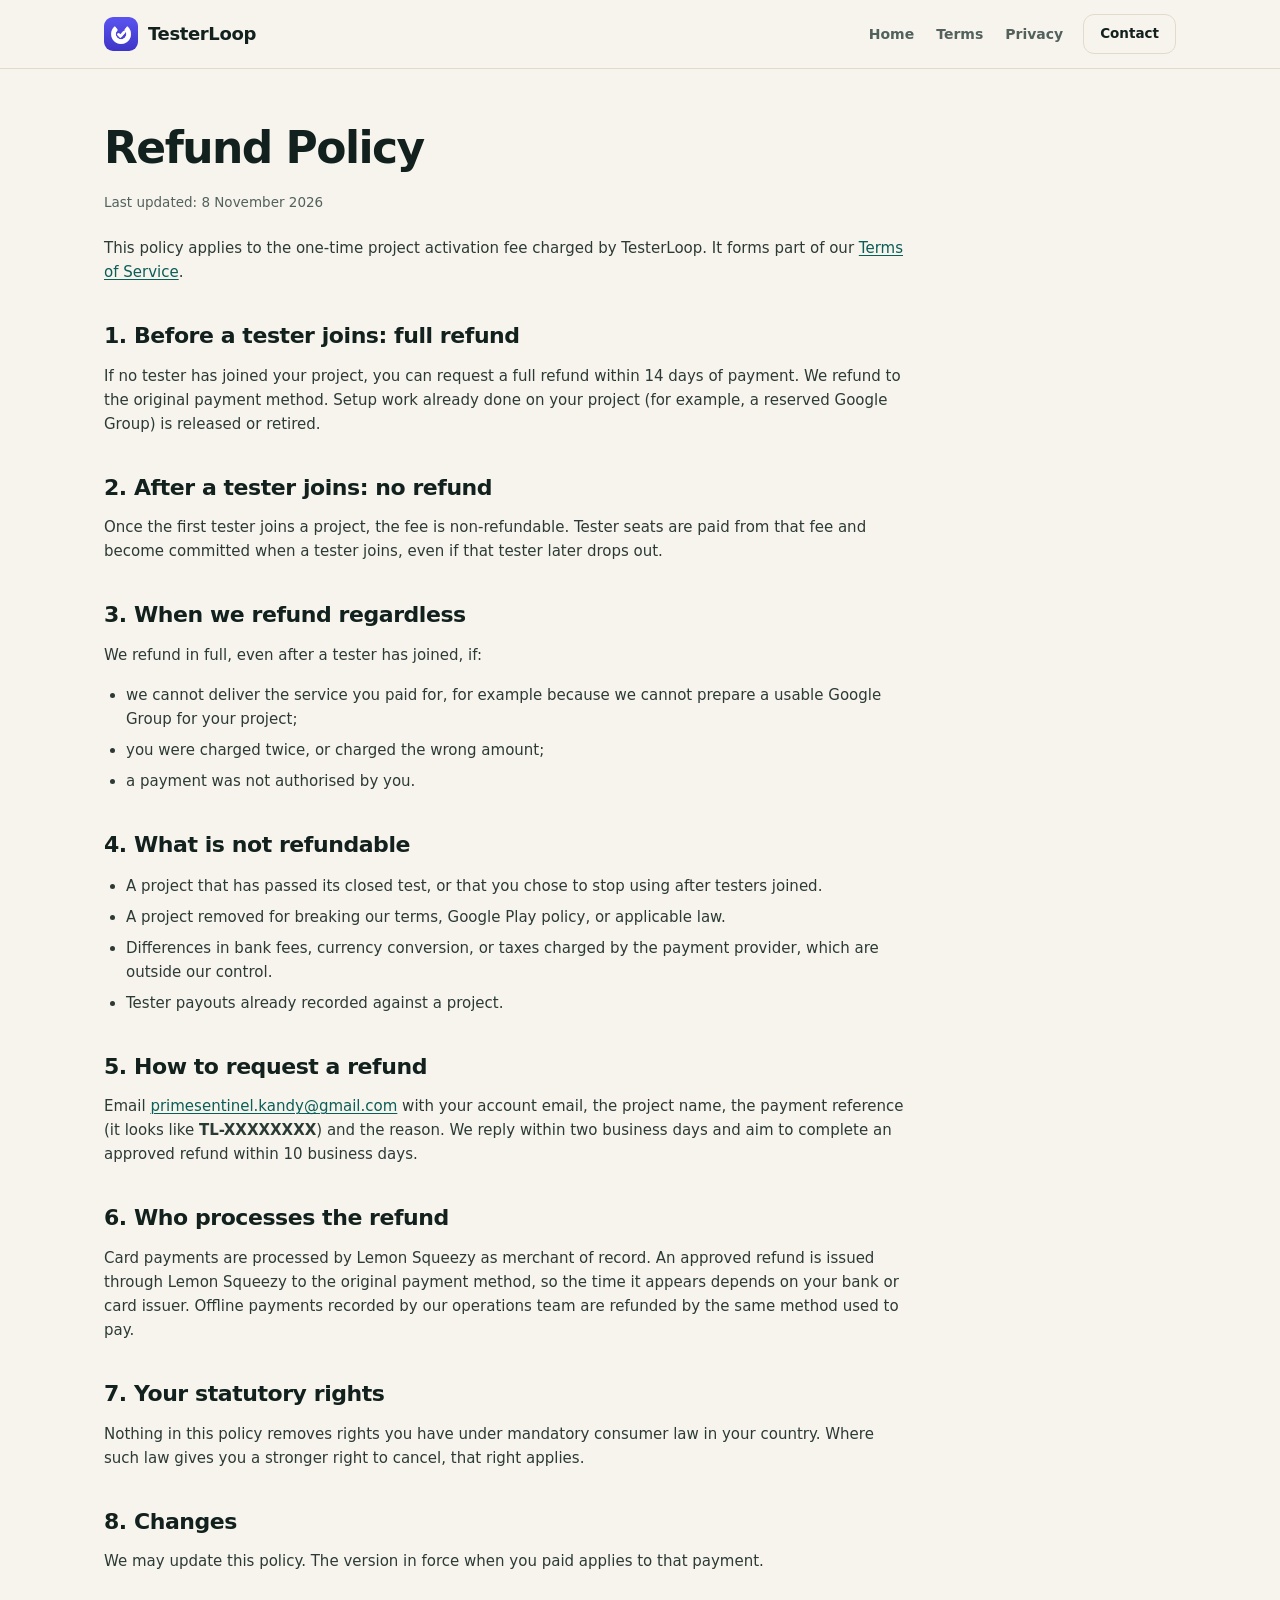
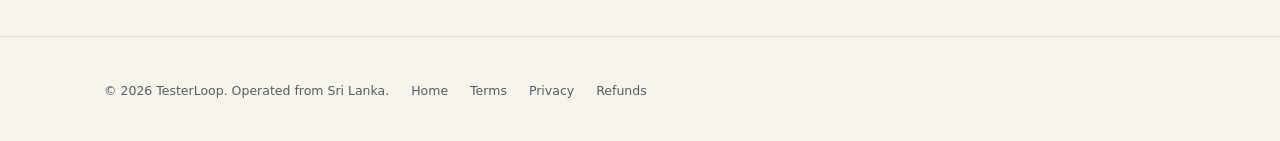
<file: docs/refunds.html>
<!doctype html>
<html lang="en">
<head>
<meta charset="utf-8">
<meta name="viewport" content="width=device-width, initial-scale=1">
<title>Refund Policy - TesterLoop</title>
<meta name="description" content="When a TesterLoop project activation fee is refundable, how to request a refund, and how refunds are processed.">
<meta name="theme-color" content="#0f766e">
<link rel="icon" href="assets/testerloop-icon-512.png" type="image/png">
<link rel="stylesheet" href="site.css">
</head>
<body>
<a class="skip" href="#main">Skip to content</a>

<header class="site-header">
  <div class="wrap">
    <a class="brand" href="index.html">
      <img src="assets/testerloop-icon-512.png" alt="" width="34" height="34">
      TesterLoop
    </a>
    <nav class="nav" aria-label="Main">
      <a href="index.html">Home</a>
      <a href="terms.html">Terms</a>
      <a href="privacy.html">Privacy</a>
    </nav>
    <a class="btn btn-ghost btn-sm" href="mailto:primesentinel.kandy@gmail.com">Contact</a>
  </div>
</header>

<main id="main">
  <div class="wrap">
    <div class="page-head">
      <h1>Refund Policy</h1>
      <p class="updated">Last updated: 8 November 2026</p>
    </div>

    <div class="prose">
      <p>
        This policy applies to the one-time project activation fee charged by
        TesterLoop. It forms part of our <a href="terms.html">Terms of Service</a>.
      </p>

      <h2>1. Before a tester joins: full refund</h2>
      <p>
        If no tester has joined your project, you can request a full refund within 14
        days of payment. We refund to the original payment method. Setup work already
        done on your project (for example, a reserved Google Group) is released or
        retired.
      </p>

      <h2>2. After a tester joins: no refund</h2>
      <p>
        Once the first tester joins a project, the fee is non-refundable. Tester seats
        are paid from that fee and become committed when a tester joins, even if that
        tester later drops out.
      </p>

      <h2>3. When we refund regardless</h2>
      <p>We refund in full, even after a tester has joined, if:</p>
      <ul>
        <li>we cannot deliver the service you paid for, for example because we cannot prepare a usable Google Group for your project;</li>
        <li>you were charged twice, or charged the wrong amount;</li>
        <li>a payment was not authorised by you.</li>
      </ul>

      <h2>4. What is not refundable</h2>
      <ul>
        <li>A project that has passed its closed test, or that you chose to stop using after testers joined.</li>
        <li>A project removed for breaking our terms, Google Play policy, or applicable law.</li>
        <li>Differences in bank fees, currency conversion, or taxes charged by the payment provider, which are outside our control.</li>
        <li>Tester payouts already recorded against a project.</li>
      </ul>

      <h2>5. How to request a refund</h2>
      <p>
        Email <a href="mailto:primesentinel.kandy@gmail.com">primesentinel.kandy@gmail.com</a> with
        your account email, the project name, the payment reference (it looks like
        <strong>TL-XXXXXXXX</strong>) and the reason. We reply within two business days
        and aim to complete an approved refund within 10 business days.
      </p>

      <h2>6. Who processes the refund</h2>
      <p>
        Card payments are processed by Lemon Squeezy as merchant of record. An approved
        refund is issued through Lemon Squeezy to the original payment method, so the
        time it appears depends on your bank or card issuer. Offline payments recorded
        by our operations team are refunded by the same method used to pay.
      </p>

      <h2>7. Your statutory rights</h2>
      <p>
        Nothing in this policy removes rights you have under mandatory consumer law in
        your country. Where such law gives you a stronger right to cancel, that right
        applies.
      </p>

      <h2>8. Changes</h2>
      <p>
        We may update this policy. The version in force when you paid applies to that
        payment.
      </p>
    </div>
  </div>
</main>

<footer class="site-footer">
  <div class="wrap">
    <div class="legal-line" style="margin-top:0;border-top:0;padding-top:0">
      <span>&copy; 2026 TesterLoop. Operated from Sri Lanka.</span>
      <span><a href="index.html">Home</a></span>
      <span><a href="terms.html">Terms</a></span>
      <span><a href="privacy.html">Privacy</a></span>
      <span><a href="refunds.html">Refunds</a></span>
    </div>
  </div>
</footer>

</body>
</html>
</file>
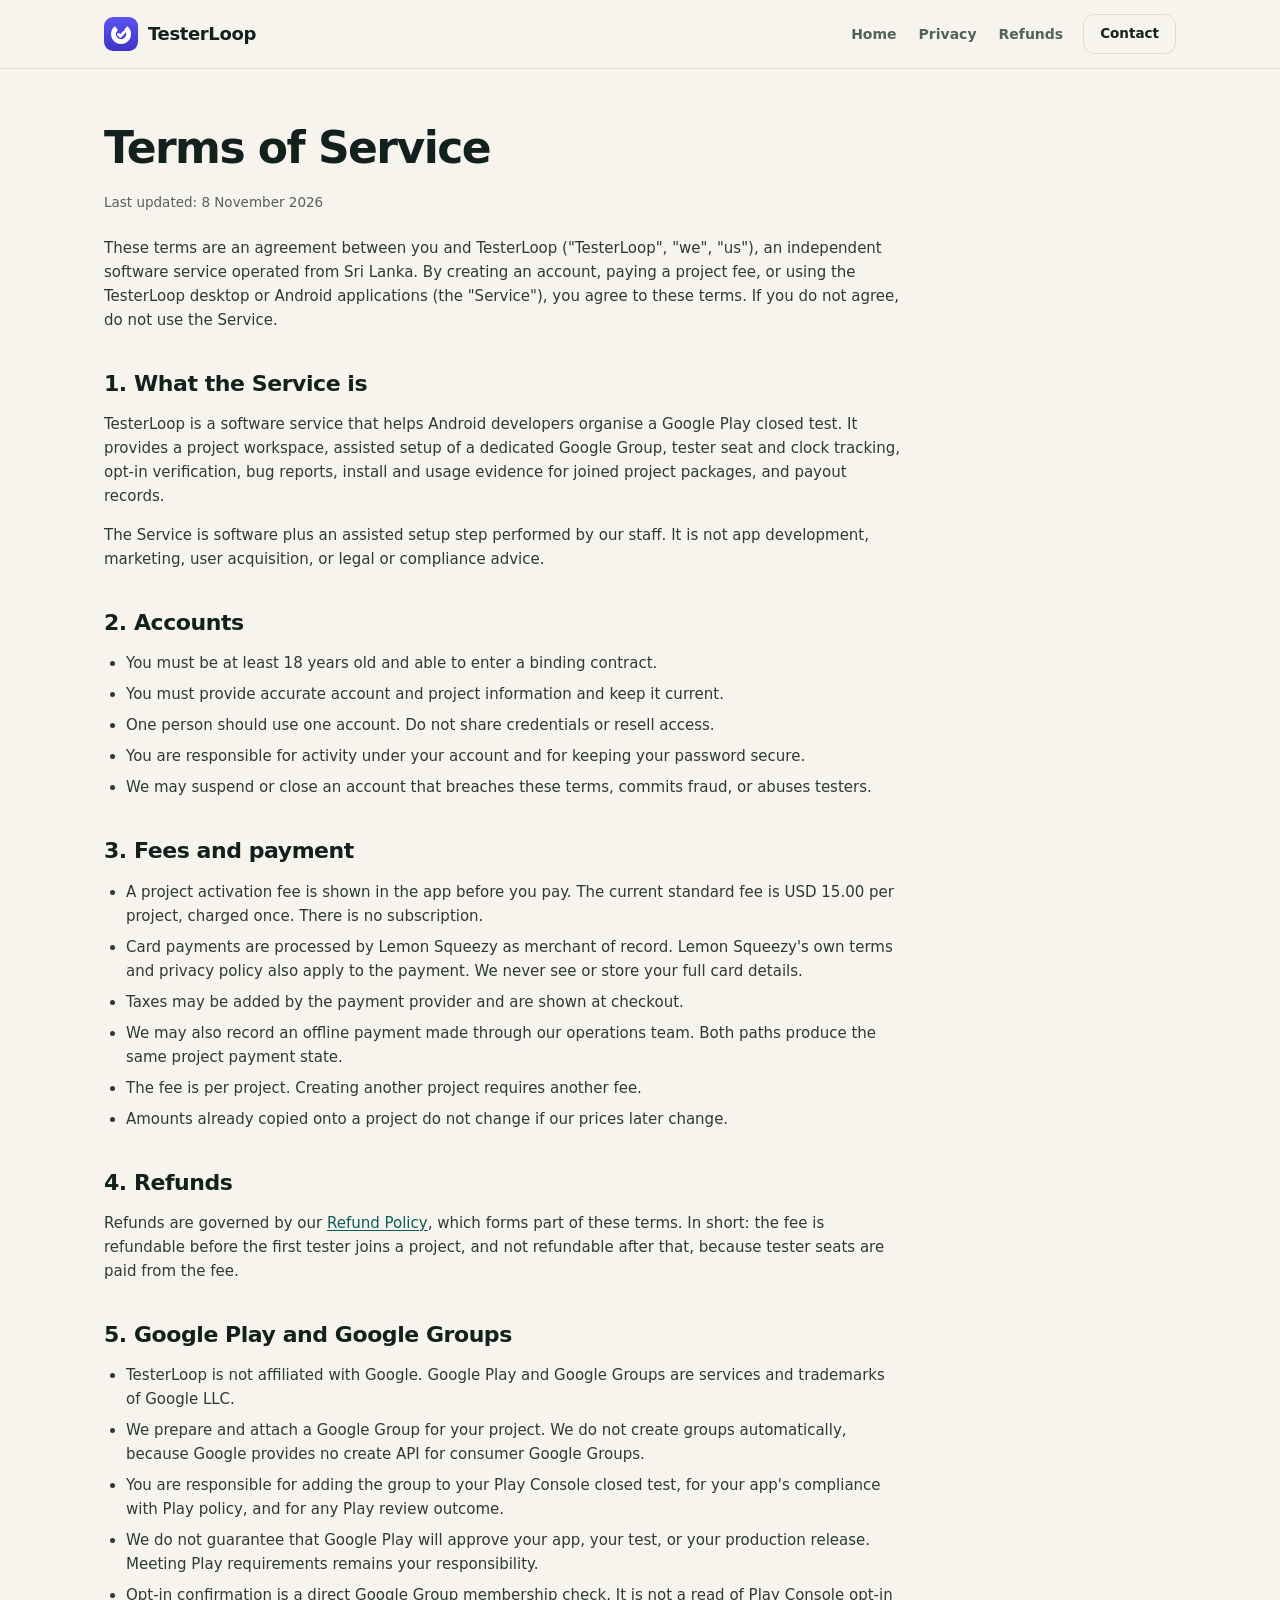
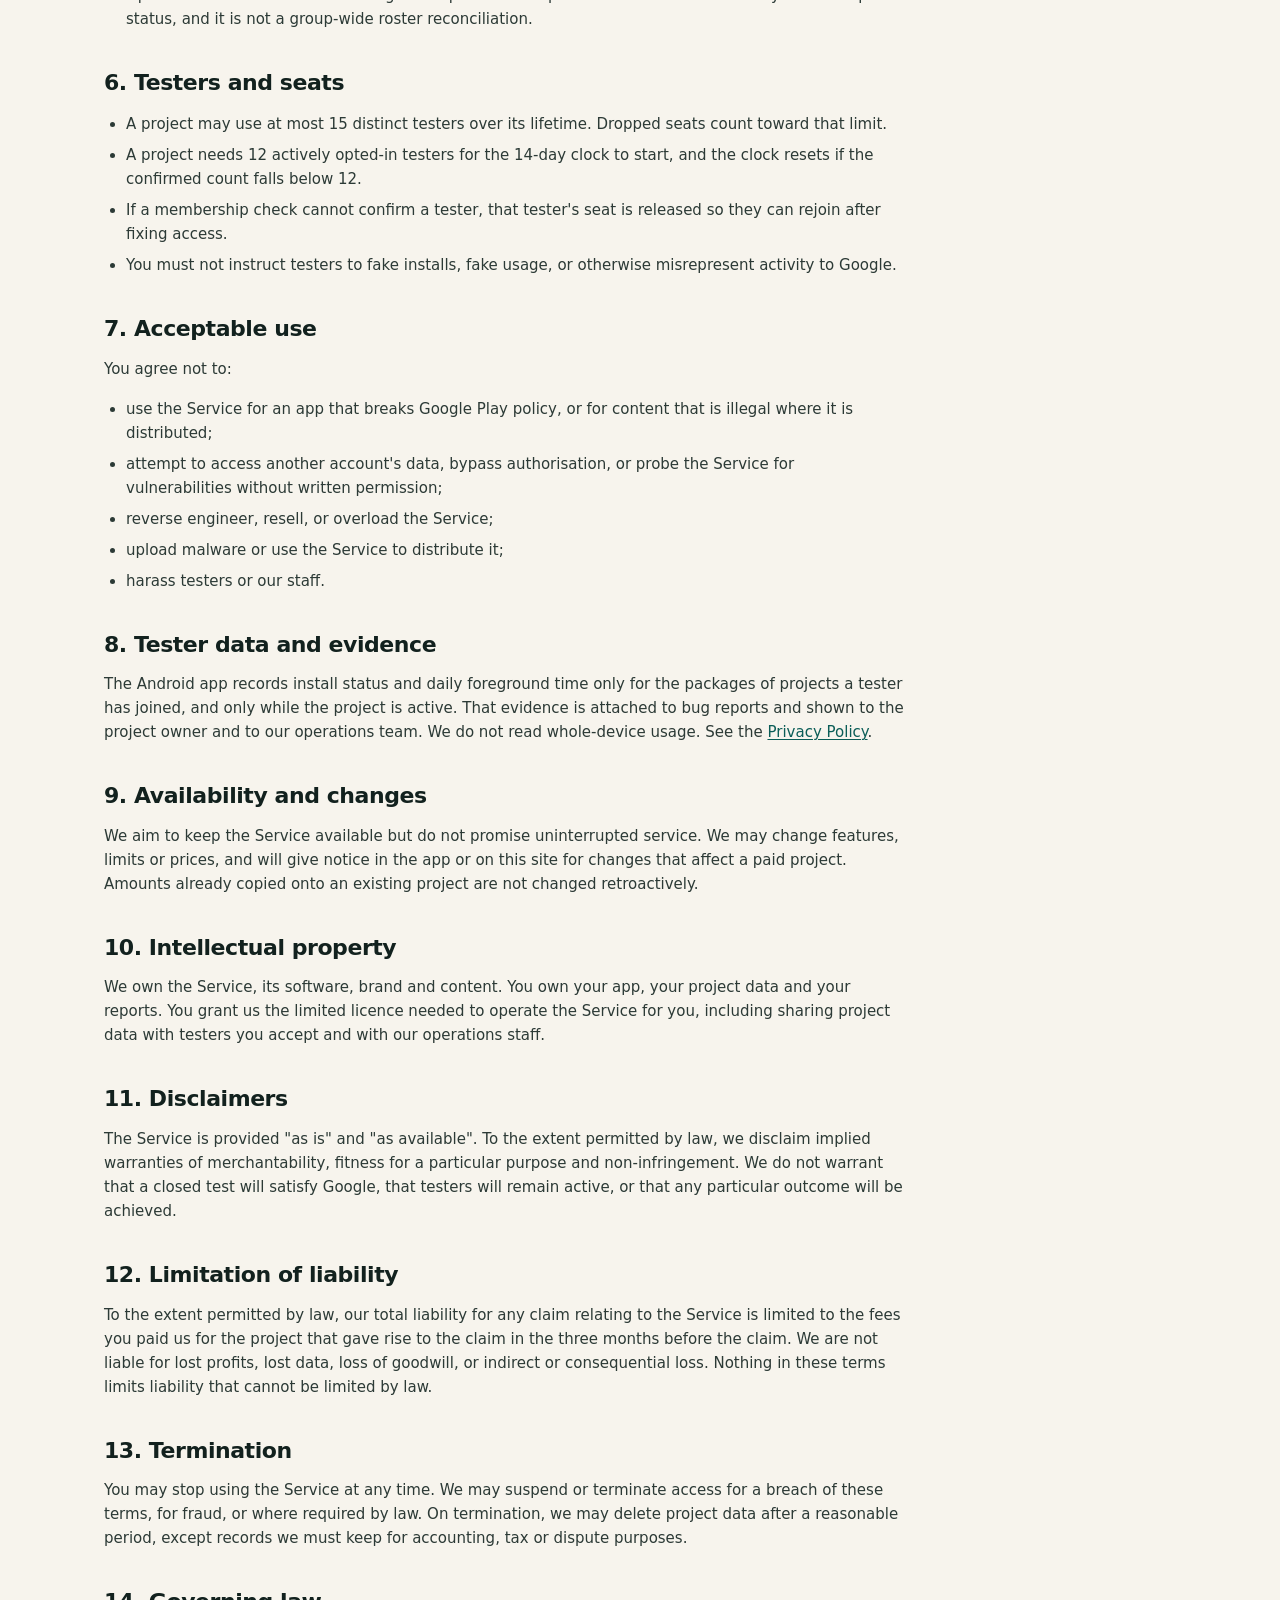
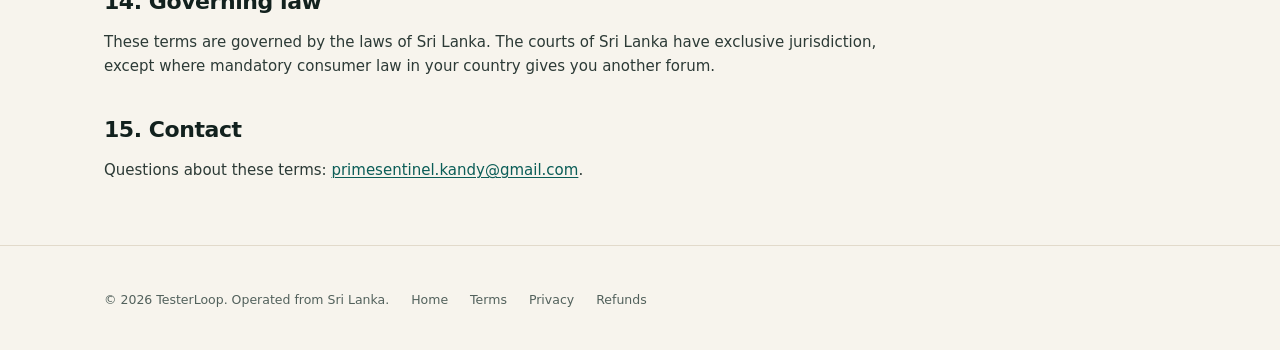
<file: docs/terms.html>
<!doctype html>
<html lang="en">
<head>
<meta charset="utf-8">
<meta name="viewport" content="width=device-width, initial-scale=1">
<title>Terms of Service - TesterLoop</title>
<meta name="description" content="The terms that apply when you use the TesterLoop desktop and Android applications and the TesterLoop project activation service.">
<meta name="theme-color" content="#0f766e">
<link rel="icon" href="assets/testerloop-icon-512.png" type="image/png">
<link rel="stylesheet" href="site.css">
</head>
<body>
<a class="skip" href="#main">Skip to content</a>

<header class="site-header">
  <div class="wrap">
    <a class="brand" href="index.html">
      <img src="assets/testerloop-icon-512.png" alt="" width="34" height="34">
      TesterLoop
    </a>
    <nav class="nav" aria-label="Main">
      <a href="index.html">Home</a>
      <a href="privacy.html">Privacy</a>
      <a href="refunds.html">Refunds</a>
    </nav>
    <a class="btn btn-ghost btn-sm" href="mailto:primesentinel.kandy@gmail.com">Contact</a>
  </div>
</header>

<main id="main">
  <div class="wrap">
    <div class="page-head">
      <h1>Terms of Service</h1>
      <p class="updated">Last updated: 8 November 2026</p>
    </div>

    <div class="prose">
      <p>
        These terms are an agreement between you and TesterLoop ("TesterLoop", "we",
        "us"), an independent software service operated from Sri Lanka. By creating
        an account, paying a project fee, or using the TesterLoop desktop or Android
        applications (the "Service"), you agree to these terms. If you do not agree,
        do not use the Service.
      </p>

      <h2>1. What the Service is</h2>
      <p>
        TesterLoop is a software service that helps Android developers organise a
        Google Play closed test. It provides a project workspace, assisted setup of a
        dedicated Google Group, tester seat and clock tracking, opt-in verification,
        bug reports, install and usage evidence for joined project packages, and
        payout records.
      </p>
      <p>
        The Service is software plus an assisted setup step performed by our staff.
        It is not app development, marketing, user acquisition, or legal or compliance
        advice.
      </p>

      <h2>2. Accounts</h2>
      <ul>
        <li>You must be at least 18 years old and able to enter a binding contract.</li>
        <li>You must provide accurate account and project information and keep it current.</li>
        <li>One person should use one account. Do not share credentials or resell access.</li>
        <li>You are responsible for activity under your account and for keeping your password secure.</li>
        <li>We may suspend or close an account that breaches these terms, commits fraud, or abuses testers.</li>
      </ul>

      <h2>3. Fees and payment</h2>
      <ul>
        <li>A project activation fee is shown in the app before you pay. The current standard fee is USD 15.00 per project, charged once. There is no subscription.</li>
        <li>Card payments are processed by Lemon Squeezy as merchant of record. Lemon Squeezy's own terms and privacy policy also apply to the payment. We never see or store your full card details.</li>
        <li>Taxes may be added by the payment provider and are shown at checkout.</li>
        <li>We may also record an offline payment made through our operations team. Both paths produce the same project payment state.</li>
        <li>The fee is per project. Creating another project requires another fee.</li>
        <li>Amounts already copied onto a project do not change if our prices later change.</li>
      </ul>

      <h2>4. Refunds</h2>
      <p>
        Refunds are governed by our <a href="refunds.html">Refund Policy</a>, which
        forms part of these terms. In short: the fee is refundable before the first
        tester joins a project, and not refundable after that, because tester seats
        are paid from the fee.
      </p>

      <h2>5. Google Play and Google Groups</h2>
      <ul>
        <li>TesterLoop is not affiliated with Google. Google Play and Google Groups are services and trademarks of Google LLC.</li>
        <li>We prepare and attach a Google Group for your project. We do not create groups automatically, because Google provides no create API for consumer Google Groups.</li>
        <li>You are responsible for adding the group to your Play Console closed test, for your app's compliance with Play policy, and for any Play review outcome.</li>
        <li>We do not guarantee that Google Play will approve your app, your test, or your production release. Meeting Play requirements remains your responsibility.</li>
        <li>Opt-in confirmation is a direct Google Group membership check. It is not a read of Play Console opt-in status, and it is not a group-wide roster reconciliation.</li>
      </ul>

      <h2>6. Testers and seats</h2>
      <ul>
        <li>A project may use at most 15 distinct testers over its lifetime. Dropped seats count toward that limit.</li>
        <li>A project needs 12 actively opted-in testers for the 14-day clock to start, and the clock resets if the confirmed count falls below 12.</li>
        <li>If a membership check cannot confirm a tester, that tester's seat is released so they can rejoin after fixing access.</li>
        <li>You must not instruct testers to fake installs, fake usage, or otherwise misrepresent activity to Google.</li>
      </ul>

      <h2>7. Acceptable use</h2>
      <p>You agree not to:</p>
      <ul>
        <li>use the Service for an app that breaks Google Play policy, or for content that is illegal where it is distributed;</li>
        <li>attempt to access another account's data, bypass authorisation, or probe the Service for vulnerabilities without written permission;</li>
        <li>reverse engineer, resell, or overload the Service;</li>
        <li>upload malware or use the Service to distribute it;</li>
        <li>harass testers or our staff.</li>
      </ul>

      <h2>8. Tester data and evidence</h2>
      <p>
        The Android app records install status and daily foreground time only for the
        packages of projects a tester has joined, and only while the project is
        active. That evidence is attached to bug reports and shown to the project
        owner and to our operations team. We do not read whole-device usage. See the
        <a href="privacy.html">Privacy Policy</a>.
      </p>

      <h2>9. Availability and changes</h2>
      <p>
        We aim to keep the Service available but do not promise uninterrupted service.
        We may change features, limits or prices, and will give notice in the app or on
        this site for changes that affect a paid project. Amounts already copied onto
        an existing project are not changed retroactively.
      </p>

      <h2>10. Intellectual property</h2>
      <p>
        We own the Service, its software, brand and content. You own your app, your
        project data and your reports. You grant us the limited licence needed to
        operate the Service for you, including sharing project data with testers you
        accept and with our operations staff.
      </p>

      <h2>11. Disclaimers</h2>
      <p>
        The Service is provided "as is" and "as available". To the extent permitted by
        law, we disclaim implied warranties of merchantability, fitness for a
        particular purpose and non-infringement. We do not warrant that a closed test
        will satisfy Google, that testers will remain active, or that any particular
        outcome will be achieved.
      </p>

      <h2>12. Limitation of liability</h2>
      <p>
        To the extent permitted by law, our total liability for any claim relating to
        the Service is limited to the fees you paid us for the project that gave rise
        to the claim in the three months before the claim. We are not liable for lost
        profits, lost data, loss of goodwill, or indirect or consequential loss. Nothing
        in these terms limits liability that cannot be limited by law.
      </p>

      <h2>13. Termination</h2>
      <p>
        You may stop using the Service at any time. We may suspend or terminate access
        for a breach of these terms, for fraud, or where required by law. On
        termination, we may delete project data after a reasonable period, except
        records we must keep for accounting, tax or dispute purposes.
      </p>

      <h2>14. Governing law</h2>
      <p>
        These terms are governed by the laws of Sri Lanka. The courts of Sri Lanka have
        exclusive jurisdiction, except where mandatory consumer law in your country
        gives you another forum.
      </p>

      <h2>15. Contact</h2>
      <p>
        Questions about these terms: <a href="mailto:primesentinel.kandy@gmail.com">primesentinel.kandy@gmail.com</a>.
      </p>
    </div>
  </div>
</main>

<footer class="site-footer">
  <div class="wrap">
    <div class="legal-line" style="margin-top:0;border-top:0;padding-top:0">
      <span>&copy; 2026 TesterLoop. Operated from Sri Lanka.</span>
      <span><a href="index.html">Home</a></span>
      <span><a href="terms.html">Terms</a></span>
      <span><a href="privacy.html">Privacy</a></span>
      <span><a href="refunds.html">Refunds</a></span>
    </div>
  </div>
</footer>

</body>
</html>
</file>
<file: docs/site.css>
:root {
  --bg: #f7f4ed;
  --surface: #fffdf8;
  --warm: #f1ece1;
  --ink: #12211e;
  --muted: #52615c;
  --teal: #0f766e;
  --teal-dark: #0b5d57;
  --coral: #ea580c;
  --border: #e2dacb;
  --good: #15803d;
  --radius: 22px;
}

* {
  box-sizing: border-box;
}

html {
  scroll-behavior: smooth;
}

body {
  margin: 0;
  background: var(--bg);
  color: var(--ink);
  font-family: "Segoe UI", system-ui, -apple-system, "Helvetica Neue", Arial, sans-serif;
  font-size: 16px;
  line-height: 1.6;
  -webkit-font-smoothing: antialiased;
}

a {
  color: var(--teal-dark);
  text-decoration-thickness: 1px;
  text-underline-offset: 2px;
}

a:hover {
  color: var(--teal);
}

:focus-visible {
  outline: 3px solid var(--coral);
  outline-offset: 2px;
  border-radius: 4px;
}

img {
  max-width: 100%;
  display: block;
}

.wrap {
  width: 100%;
  max-width: 1120px;
  margin: 0 auto;
  padding: 0 24px;
}

.skip {
  position: absolute;
  left: -9999px;
  top: 0;
  background: var(--ink);
  color: #fff;
  padding: 10px 16px;
  border-radius: 0 0 10px 0;
  z-index: 20;
}

.skip:focus {
  left: 0;
}

/* Header */

.site-header {
  position: sticky;
  top: 0;
  z-index: 10;
  background: rgba(247, 244, 237, 0.94);
  backdrop-filter: blur(8px);
  border-bottom: 1px solid var(--border);
}

.site-header .wrap {
  display: flex;
  align-items: center;
  gap: 20px;
  min-height: 68px;
}

.brand {
  display: flex;
  align-items: center;
  gap: 10px;
  color: var(--ink);
  text-decoration: none;
  font-weight: 800;
  letter-spacing: -0.02em;
  font-size: 18px;
}

.brand img {
  width: 34px;
  height: 34px;
  border-radius: 9px;
}

.nav {
  display: flex;
  gap: 22px;
  margin-left: auto;
  font-size: 14px;
  font-weight: 600;
}

.nav a {
  color: var(--muted);
  text-decoration: none;
}

.nav a:hover {
  color: var(--ink);
}

/* Buttons */

.btn {
  display: inline-flex;
  align-items: center;
  justify-content: center;
  gap: 8px;
  min-height: 52px;
  padding: 0 24px;
  border-radius: 14px;
  border: 1px solid transparent;
  font: inherit;
  font-weight: 700;
  text-decoration: none;
  cursor: pointer;
  transition: background 0.15s ease, color 0.15s ease, border-color 0.15s ease;
}

.btn-primary {
  background: var(--teal);
  color: #fff;
}

.btn-primary:hover {
  background: var(--teal-dark);
  color: #fff;
}

.btn-ghost {
  background: transparent;
  color: var(--ink);
  border-color: var(--border);
}

.btn-ghost:hover {
  background: var(--warm);
  color: var(--ink);
}

.btn-sm {
  min-height: 40px;
  padding: 0 16px;
  border-radius: 11px;
  font-size: 13.5px;
}

/* Hero */

.hero {
  padding: 72px 0 56px;
}

.hero .wrap {
  display: grid;
  grid-template-columns: 1.05fr 0.95fr;
  gap: 56px;
  align-items: center;
}

.eyebrow {
  display: inline-flex;
  align-items: center;
  gap: 8px;
  font-size: 11px;
  font-weight: 800;
  letter-spacing: 0.14em;
  text-transform: uppercase;
  color: var(--teal-dark);
  background: var(--surface);
  border: 1px solid var(--border);
  border-radius: 999px;
  padding: 6px 14px;
  margin-bottom: 22px;
}

.eyebrow::before {
  content: "";
  width: 7px;
  height: 7px;
  border-radius: 50%;
  background: var(--good);
}

h1 {
  font-size: clamp(34px, 5vw, 54px);
  line-height: 1.06;
  letter-spacing: -0.035em;
  margin: 0 0 20px;
  font-weight: 800;
}

.lede {
  font-size: 18px;
  color: var(--muted);
  max-width: 34em;
  margin: 0 0 28px;
}

.hero-actions {
  display: flex;
  flex-wrap: wrap;
  gap: 12px;
  margin-bottom: 26px;
}

.chips {
  display: flex;
  flex-wrap: wrap;
  gap: 8px;
  padding: 0;
  margin: 0;
  list-style: none;
}

.chips li {
  font-size: 12.5px;
  font-weight: 600;
  color: var(--muted);
  background: var(--warm);
  border-radius: 999px;
  padding: 5px 12px;
}

/* App mock */

.mock {
  background: var(--surface);
  border: 1px solid var(--border);
  border-radius: 26px;
  padding: 18px;
}

.mock-bar {
  display: flex;
  align-items: center;
  gap: 6px;
  padding: 0 4px 14px;
}

.mock-bar i {
  width: 9px;
  height: 9px;
  border-radius: 50%;
  background: var(--border);
}

.mock-bar span {
  margin-left: auto;
  font-size: 10px;
  font-weight: 800;
  letter-spacing: 0.12em;
  color: var(--muted);
  text-transform: uppercase;
}

.mock-body {
  background: var(--bg);
  border: 1px solid var(--border);
  border-radius: 16px;
  padding: 16px;
}

.mock-label {
  font-size: 9.5px;
  font-weight: 800;
  letter-spacing: 0.14em;
  text-transform: uppercase;
  color: var(--muted);
  margin: 0 0 6px;
}

.mock-title {
  font-size: 16px;
  font-weight: 800;
  letter-spacing: -0.02em;
  margin: 0 0 14px;
}

.mock-metrics {
  display: grid;
  grid-template-columns: repeat(3, 1fr);
  gap: 10px;
  margin-bottom: 16px;
}

.mock-metrics div {
  background: var(--surface);
  border: 1px solid var(--border);
  border-radius: 12px;
  padding: 10px 12px;
}

.mock-metrics strong {
  display: block;
  font-size: 19px;
  letter-spacing: -0.03em;
  line-height: 1.2;
}

.mock-metrics small {
  font-size: 10px;
  color: var(--muted);
}

.seats {
  display: grid;
  grid-template-columns: repeat(5, 1fr);
  gap: 7px;
  margin-bottom: 16px;
}

.seats i {
  height: 22px;
  border-radius: 6px;
  background: var(--warm);
  border: 1px solid var(--border);
}

.seats i.on {
  background: var(--teal);
  border-color: var(--teal);
}

.seats i.new {
  background: #fff;
  border: 2px solid var(--coral);
}

.roster {
  display: grid;
  gap: 8px;
}

.roster div {
  display: flex;
  align-items: center;
  gap: 10px;
  background: var(--surface);
  border: 1px solid var(--border);
  border-radius: 11px;
  padding: 8px 11px;
  font-size: 11.5px;
  font-weight: 600;
}

.roster span.dot {
  width: 7px;
  height: 7px;
  border-radius: 50%;
  background: var(--good);
  flex: none;
}

.roster span.tag {
  margin-left: auto;
  font-size: 9.5px;
  font-weight: 800;
  letter-spacing: 0.08em;
  text-transform: uppercase;
  color: var(--teal-dark);
  background: #e7f2f0;
  border-radius: 999px;
  padding: 3px 8px;
}

/* Sections */

section {
  padding: 56px 0;
}

.section-head {
  max-width: 720px;
  margin-bottom: 34px;
}

h2 {
  font-size: clamp(26px, 3.4vw, 36px);
  line-height: 1.12;
  letter-spacing: -0.03em;
  margin: 0 0 12px;
  font-weight: 800;
}

.section-head p {
  margin: 0;
  color: var(--muted);
  font-size: 17px;
}

.grid-2 {
  display: grid;
  grid-template-columns: repeat(2, 1fr);
  gap: 18px;
}

.grid-3 {
  display: grid;
  grid-template-columns: repeat(3, 1fr);
  gap: 18px;
}

.card {
  background: var(--surface);
  border: 1px solid var(--border);
  border-radius: var(--radius);
  padding: 26px;
}

.card h3 {
  margin: 0 0 8px;
  font-size: 17px;
  letter-spacing: -0.01em;
}

.card p {
  margin: 0;
  color: var(--muted);
  font-size: 14.5px;
}

.card .mark {
  display: inline-flex;
  align-items: center;
  justify-content: center;
  width: 38px;
  height: 38px;
  border-radius: 11px;
  background: var(--warm);
  color: var(--teal-dark);
  font-weight: 800;
  font-size: 14px;
  margin-bottom: 14px;
}

/* Steps */

.steps {
  display: grid;
  gap: 14px;
  counter-reset: step;
}

.step {
  display: grid;
  grid-template-columns: 44px 1fr;
  gap: 18px;
  background: var(--surface);
  border: 1px solid var(--border);
  border-radius: var(--radius);
  padding: 22px 26px;
}

.step::before {
  counter-increment: step;
  content: counter(step, decimal-leading-zero);
  display: flex;
  align-items: center;
  justify-content: center;
  width: 44px;
  height: 44px;
  border-radius: 12px;
  background: var(--teal);
  color: #fff;
  font-weight: 800;
  font-size: 14px;
  letter-spacing: 0.02em;
}

.step h3 {
  margin: 0 0 5px;
  font-size: 16.5px;
}

.step p {
  margin: 0;
  color: var(--muted);
  font-size: 14.5px;
}

/* Pricing */

.pricing {
  background: var(--surface);
  border: 1px solid var(--border);
  border-radius: 28px;
  padding: 40px;
  display: grid;
  grid-template-columns: 0.9fr 1.1fr;
  gap: 44px;
  align-items: start;
}

.price {
  font-size: 56px;
  font-weight: 800;
  letter-spacing: -0.04em;
  line-height: 1;
  margin: 0;
}

.price small {
  display: block;
  font-size: 14px;
  font-weight: 600;
  letter-spacing: 0;
  color: var(--muted);
  margin-top: 10px;
}

.price-note {
  color: var(--muted);
  font-size: 14px;
  margin: 18px 0 0;
}

.includes {
  margin: 0;
  padding: 0;
  list-style: none;
  display: grid;
  gap: 11px;
}

.includes li {
  position: relative;
  padding-left: 30px;
  font-size: 14.5px;
}

.includes li::before {
  content: "";
  position: absolute;
  left: 0;
  top: 7px;
  width: 17px;
  height: 10px;
  border-left: 2.5px solid var(--good);
  border-bottom: 2.5px solid var(--good);
  transform: rotate(-45deg);
  border-radius: 1px;
}

/* Honesty */

.honest {
  display: grid;
  grid-template-columns: repeat(3, 1fr);
  gap: 18px;
}

.honest .card {
  border-left: 4px solid var(--coral);
}

.honest h3 {
  font-size: 15px;
}

/* FAQ */

.faq {
  display: grid;
  gap: 10px;
}

details {
  background: var(--surface);
  border: 1px solid var(--border);
  border-radius: 16px;
  padding: 18px 22px;
}

details[open] {
  border-color: #cfc5b2;
}

summary {
  cursor: pointer;
  font-weight: 700;
  font-size: 15.5px;
  list-style: none;
  display: flex;
  gap: 14px;
  align-items: center;
}

summary::-webkit-details-marker {
  display: none;
}

summary::after {
  content: "+";
  margin-left: auto;
  font-size: 20px;
  font-weight: 700;
  color: var(--teal-dark);
  line-height: 1;
}

details[open] summary::after {
  content: "-";
}

details p {
  margin: 12px 0 0;
  color: var(--muted);
  font-size: 14.5px;
  max-width: 62em;
}

/* Footer */

.site-footer {
  border-top: 1px solid var(--border);
  padding: 44px 0 40px;
  margin-top: 24px;
}

.footer-grid {
  display: grid;
  grid-template-columns: 1.4fr 1fr 1fr;
  gap: 32px;
}

.site-footer h4 {
  font-size: 10.5px;
  font-weight: 800;
  letter-spacing: 0.14em;
  text-transform: uppercase;
  color: var(--muted);
  margin: 0 0 12px;
}

.site-footer ul {
  list-style: none;
  margin: 0;
  padding: 0;
  display: grid;
  gap: 8px;
  font-size: 14px;
}

.site-footer a {
  text-decoration: none;
  color: var(--muted);
}

.site-footer a:hover {
  color: var(--ink);
}

.footer-about p {
  color: var(--muted);
  font-size: 14px;
  margin: 12px 0 0;
  max-width: 32em;
}

.legal-line {
  margin-top: 34px;
  padding-top: 20px;
  border-top: 1px solid var(--border);
  display: flex;
  flex-wrap: wrap;
  gap: 8px 22px;
  color: var(--muted);
  font-size: 12.5px;
}

/* Policy pages */

.page-head {
  padding: 56px 0 8px;
}

.page-head h1 {
  font-size: clamp(30px, 4vw, 44px);
}

.updated {
  color: var(--muted);
  font-size: 13.5px;
  margin: 0;
}

.prose {
  max-width: 800px;
  padding-bottom: 24px;
}

.prose h2 {
  font-size: 22px;
  margin: 40px 0 12px;
  letter-spacing: -0.02em;
}

.prose h3 {
  font-size: 16px;
  margin: 26px 0 8px;
}

.prose p,
.prose li {
  color: #2c3a36;
  font-size: 15px;
}

.prose ul,
.prose ol {
  padding-left: 22px;
}

.prose li {
  margin-bottom: 7px;
}

.prose .note {
  background: var(--surface);
  border: 1px solid var(--border);
  border-left: 4px solid var(--teal);
  border-radius: 14px;
  padding: 16px 20px;
  margin: 22px 0;
  color: var(--muted);
  font-size: 14.5px;
}

.prose table {
  width: 100%;
  border-collapse: collapse;
  font-size: 14px;
  margin: 14px 0;
}

.prose th,
.prose td {
  text-align: left;
  padding: 9px 12px;
  border-bottom: 1px solid var(--border);
  vertical-align: top;
}

.prose th {
  font-size: 11px;
  letter-spacing: 0.1em;
  text-transform: uppercase;
  color: var(--muted);
}

/* Responsive */

@media (max-width: 900px) {
  .hero .wrap,
  .pricing {
    grid-template-columns: 1fr;
    gap: 34px;
  }

  .hero {
    padding-top: 48px;
  }

  .grid-2,
  .grid-3,
  .honest {
    grid-template-columns: 1fr;
  }

  .footer-grid {
    grid-template-columns: 1fr 1fr;
  }
}

@media (max-width: 640px) {
  .nav {
    display: none;
  }

  .site-header .wrap {
    min-height: 60px;
  }

  .pricing {
    padding: 26px;
  }

  .step {
    grid-template-columns: 1fr;
    gap: 12px;
    padding: 20px;
  }

  .footer-grid {
    grid-template-columns: 1fr;
    gap: 26px;
  }
}

@media (prefers-reduced-motion: reduce) {
  html {
    scroll-behavior: auto;
  }

  * {
    transition: none !important;
  }
}
</file>
